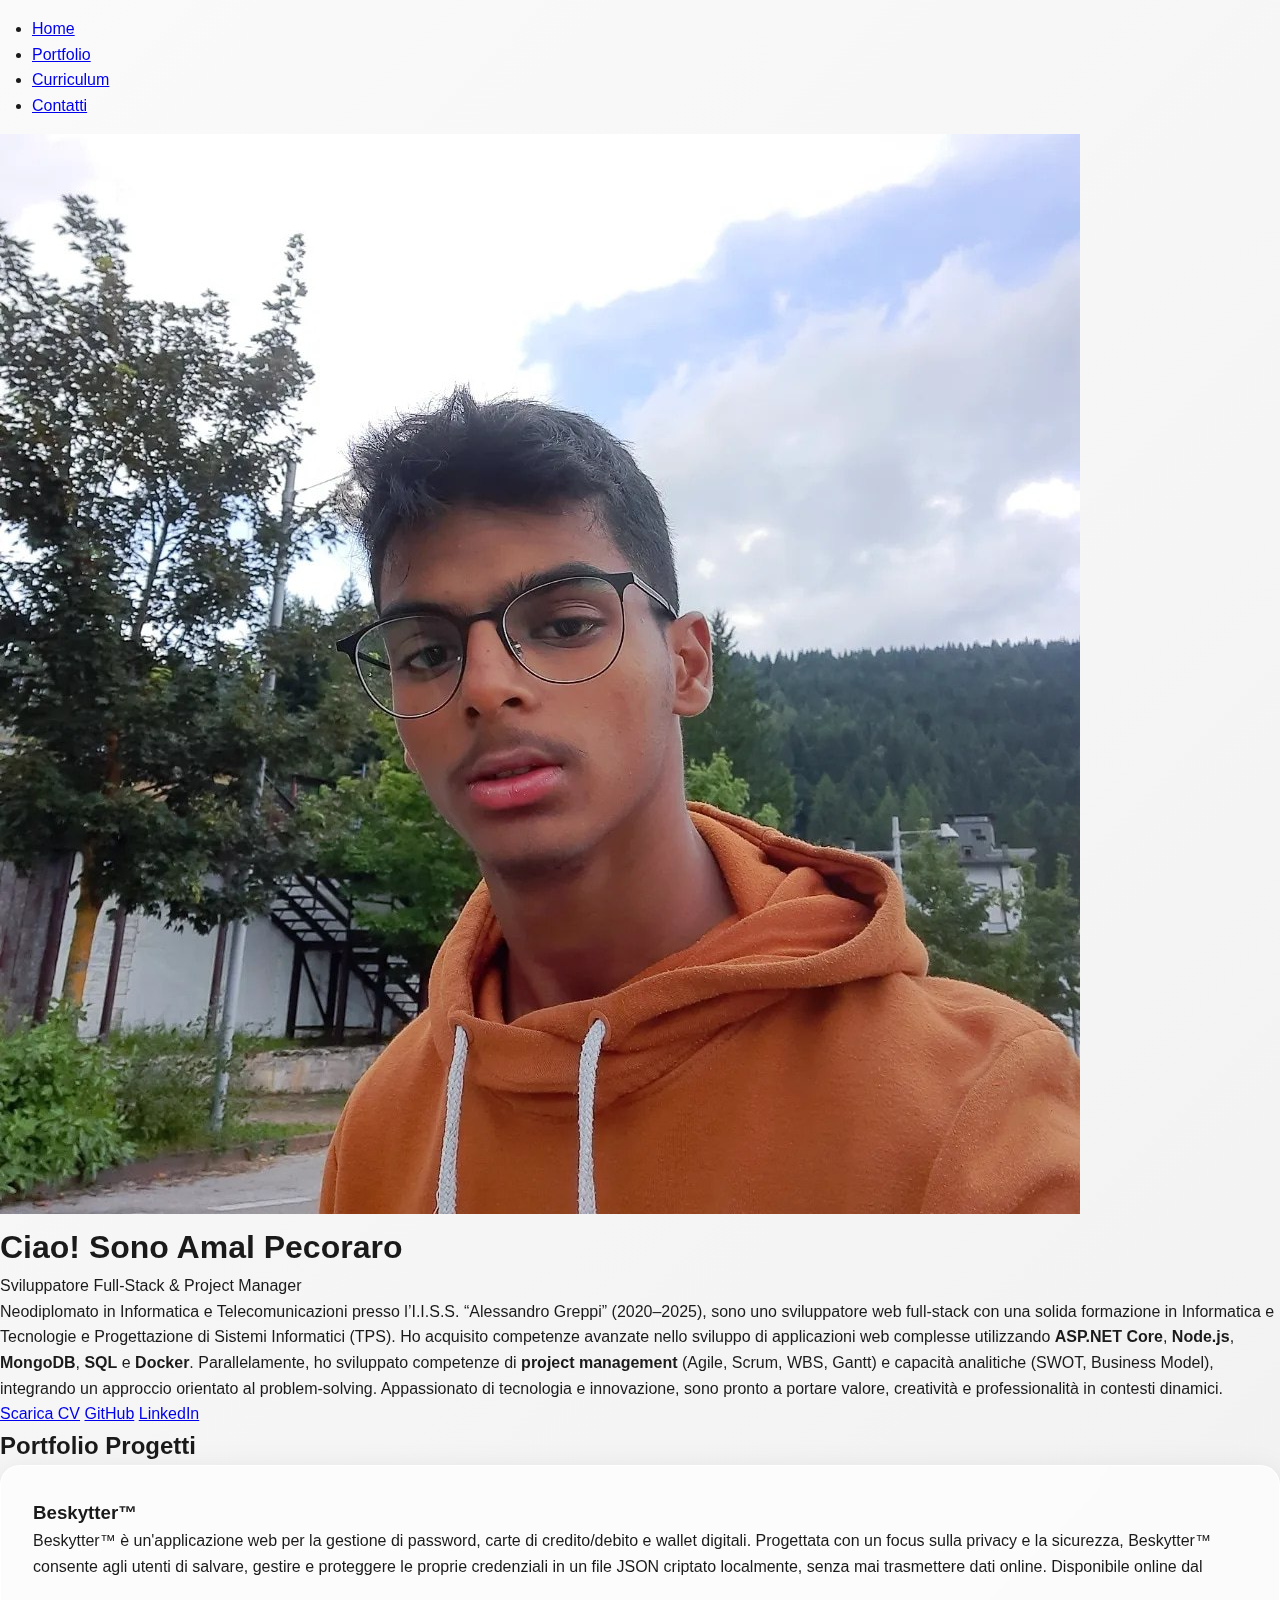
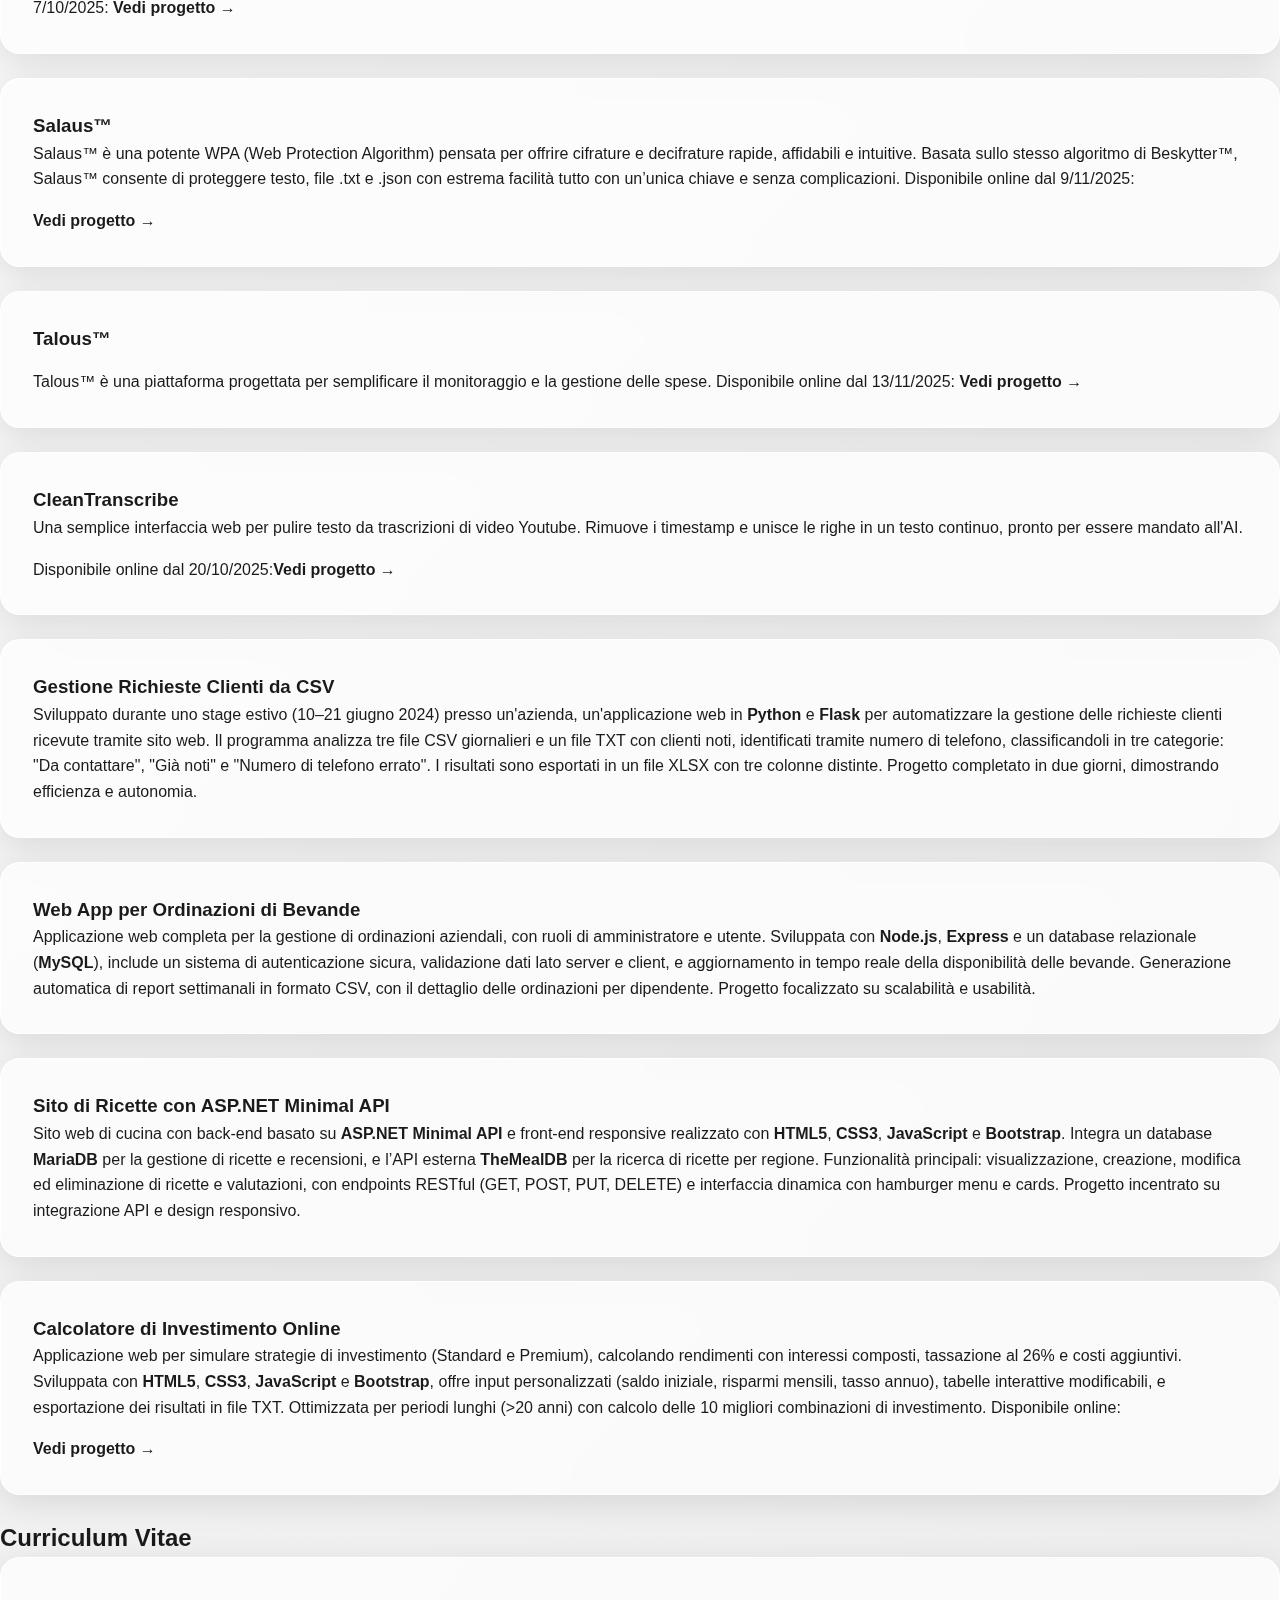
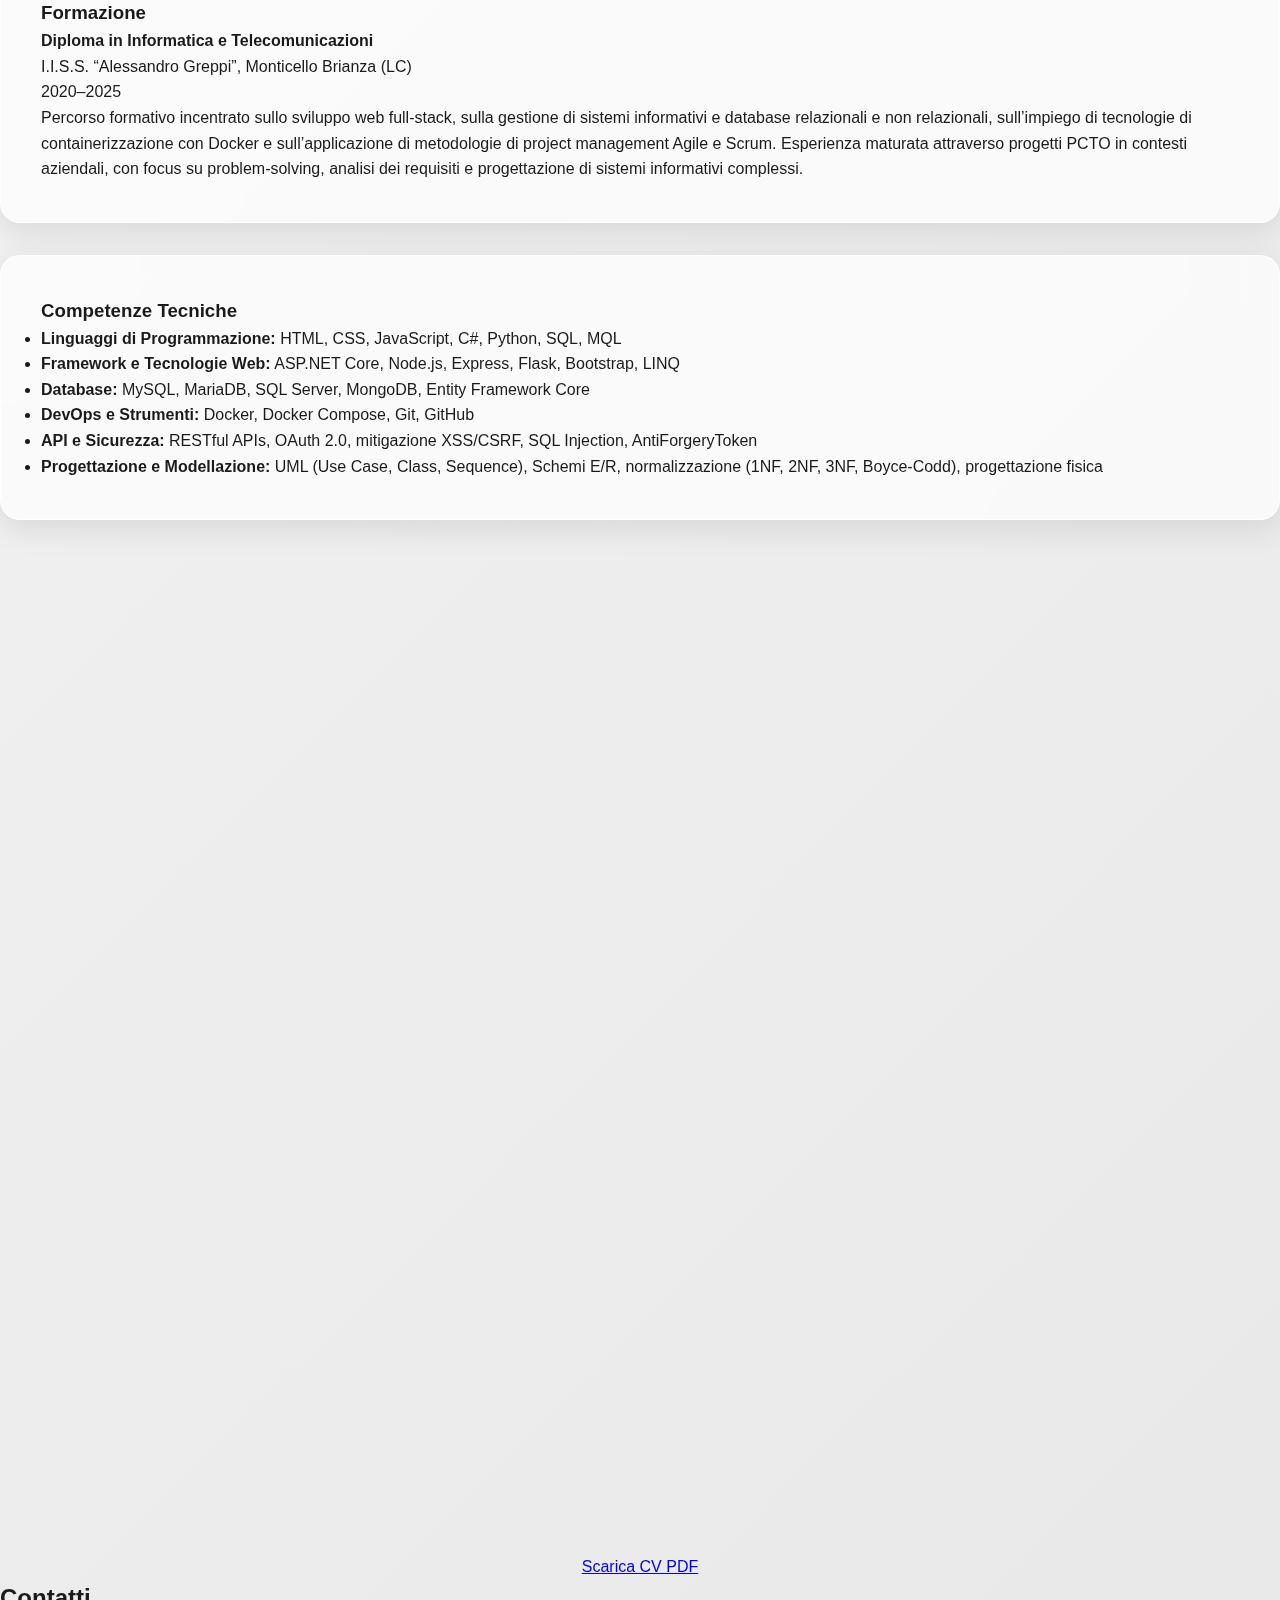
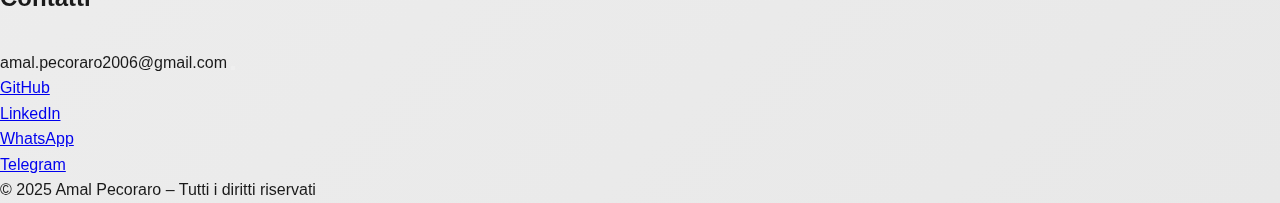
<file: index.html>
<!DOCTYPE html>
<html lang="it">
<head>
  <meta charset="UTF-8" />
  <meta name="viewport" content="width=device-width, initial-scale=1.0" />
  <title>Portfolio - Amal Pecoraro</title>
  <link rel="icon" type="image/x-icon" href="assets/favicon.ico">
  <link rel="icon" type="image/png" sizes="32x32" href="assets/favicon-32x32.png">
  <link rel="icon" type="image/png" sizes="16x16" href="assets/favicon-16x16.png">
  <link rel="apple-touch-icon" sizes="180x180" href="assets/apple-touch-icon.png">
  <link rel="stylesheet" href="https://cdnjs.cloudflare.com/ajax/libs/font-awesome/6.5.1/css/all.min.css" integrity="sha512-DTOQO9RWCH3ppGqcWaEA1BIZOC6xxalwEsw9c2QQeAIftl+Vegovlnee1c9QX4TctnWMn13TZye+giMm8e2LwA==" crossorigin="anonymous" referrerpolicy="no-referrer" />
  <link rel="stylesheet" href="css/style.css">
</head>
<body>
  <div class="scroll-indicator"></div>
  
  <header>
    <nav class="nav-container">
      <ul>
        <li><a href="#home" class="active">Home</a></li>
        <li><a href="#portfolio">Portfolio</a></li>
        <li><a href="#curriculum">Curriculum</a></li>
        <li><a href="#contatti">Contatti</a></li>
      </ul>
    </nav>
  </header>

  <main>
    <section id="home" class="hero">
      <div class="container">
        <div class="hero-content fade-in">
          <img src="assets/foto.jpg" alt="Foto di Amal Pecoraro" class="profile-pic" />
          <h1>Ciao! Sono Amal Pecoraro</h1>
          <p class="subtitle">Sviluppatore Full-Stack & Project Manager</p>
          <p class="description">
            Neodiplomato in Informatica e Telecomunicazioni presso l’I.I.S.S. “Alessandro Greppi” (2020–2025), 
            sono uno sviluppatore web full-stack con una solida formazione in Informatica e Tecnologie e Progettazione di Sistemi Informatici (TPS). Ho acquisito competenze avanzate nello sviluppo di applicazioni web complesse utilizzando <strong>ASP.NET Core</strong>, <strong>Node.js</strong>, <strong>MongoDB</strong>, <strong>SQL</strong> e <strong>Docker</strong>. Parallelamente, ho sviluppato competenze di <strong>project management</strong> (Agile, Scrum, WBS, Gantt) e capacità analitiche (SWOT, Business Model), integrando un approccio orientato al problem-solving. Appassionato di tecnologia e innovazione, sono pronto a portare valore, creatività e professionalità in contesti dinamici.
          </p>
          <div class="buttons">
            <a href="assets/cv.pdf" download target="_blank" class="btn btn-primary">Scarica CV</a>
            <a href="https://github.com/PecoraroAmal" target="_blank" class="btn btn-secondary">GitHub</a>
            <a href="https://linkedin.com/in/amal-pecoraro-a530a02b6/" target="_blank" class="btn btn-secondary">LinkedIn</a>
          </div>
        </div>
      </div>
    </section>

    <section id="portfolio" class="content-section">
      <div class="container">
        <h2 class="section-title">Portfolio Progetti</h2>
        <div class="projects-grid">
          <div class="project-card glass-card">
            <h3>Beskytter™</h3>
            <p>
              Beskytter™ è un'applicazione web per la gestione di password, carte di credito/debito e wallet digitali. Progettata con un focus sulla privacy e la sicurezza, Beskytter™ consente agli utenti di salvare, gestire e proteggere le proprie credenziali in un file JSON criptato localmente, senza mai trasmettere dati online. Disponibile online dal 7/10/2025: <a href="https://pecoraroamal.github.io/Beskytter/" target="_blank" class="project-link">Vedi progetto →</a>
            </p>
          </div>
          <div class="project-card glass-card">
            <h3>Salaus™</h3>
            <p> 
              Salaus™ è una potente WPA (Web Protection Algorithm) pensata per offrire cifrature e decifrature rapide, affidabili e intuitive. Basata sullo stesso algoritmo di Beskytter™, Salaus™ consente di proteggere testo, file .txt e .json con estrema facilità tutto con un’unica chiave e senza complicazioni. Disponibile online dal 9/11/2025: <a href="https://pecoraroamal.github.io/Salaus/" target="_blank" class="project-link">Vedi progetto →</a>
            </p>
          </div>
          <div class="project-card glass-card">
            <h3>Talous™</h3>
            <p>
              Talous™ è una piattaforma progettata per semplificare il monitoraggio e la gestione delle spese. Disponibile online dal 13/11/2025: <a href="https://pecoraroamal.github.io/Talous/" target="_blank" class="project-link">Vedi progetto →</a></p>
          </div>
          <div class="project-card glass-card">
            <h3>CleanTranscribe</h3>
            <p>
              Una semplice interfaccia web per pulire testo da trascrizioni di video Youtube. Rimuove i timestamp e unisce le righe in un testo continuo, pronto per essere mandato all'AI. Disponibile online dal 20/10/2025:<a href="https://pecoraroamal.github.io/CleanTranscribe/" target="_blank" class="project-link">Vedi progetto →</a></p>
          </div>
          <div class="project-card glass-card">
            <h3>Gestione Richieste Clienti da CSV</h3>
            <p>
              Sviluppato durante uno stage estivo (10–21 giugno 2024) presso un'azienda, un'applicazione web in <strong>Python</strong> e <strong>Flask</strong> per automatizzare la gestione delle richieste clienti ricevute tramite sito web. Il programma analizza tre file CSV giornalieri e un file TXT con clienti noti, identificati tramite numero di telefono, classificandoli in tre categorie: "Da contattare", "Già noti" e "Numero di telefono errato". I risultati sono esportati in un file XLSX con tre colonne distinte. Progetto completato in due giorni, dimostrando efficienza e autonomia.
            </p>
          </div>

          <div class="project-card glass-card">
            <h3>Web App per Ordinazioni di Bevande</h3>
            <p>
              Applicazione web completa per la gestione di ordinazioni aziendali, con ruoli di amministratore e utente. Sviluppata con <strong>Node.js</strong>, <strong>Express</strong> e un database relazionale (<strong>MySQL</strong>), include un sistema di autenticazione sicura, validazione dati lato server e client, e aggiornamento in tempo reale della disponibilità delle bevande. Generazione automatica di report settimanali in formato CSV, con il dettaglio delle ordinazioni per dipendente. Progetto focalizzato su scalabilità e usabilità.
            </p>
          </div>

          <div class="project-card glass-card">
            <h3>Sito di Ricette con ASP.NET Minimal API</h3>
            <p>
              Sito web di cucina con back-end basato su <strong>ASP.NET Minimal API</strong> e front-end responsive realizzato con <strong>HTML5</strong>, <strong>CSS3</strong>, <strong>JavaScript</strong> e <strong>Bootstrap</strong>. Integra un database <strong>MariaDB</strong> per la gestione di ricette e recensioni, e l’API esterna <strong>TheMealDB</strong> per la ricerca di ricette per regione. Funzionalità principali: visualizzazione, creazione, modifica ed eliminazione di ricette e valutazioni, con endpoints RESTful (GET, POST, PUT, DELETE) e interfaccia dinamica con hamburger menu e cards. Progetto incentrato su integrazione API e design responsivo.
            </p>
          </div>

          <div class="project-card glass-card">
            <h3>Calcolatore di Investimento Online</h3>
            <p>
              Applicazione web per simulare strategie di investimento (Standard e Premium), calcolando rendimenti con interessi composti, tassazione al 26% e costi aggiuntivi. Sviluppata con <strong>HTML5</strong>, <strong>CSS3</strong>, <strong>JavaScript</strong> e <strong>Bootstrap</strong>, offre input personalizzati (saldo iniziale, risparmi mensili, tasso annuo), tabelle interattive modificabili, e esportazione dei risultati in file TXT. Ottimizzata per periodi lunghi (>20 anni) con calcolo delle 10 migliori combinazioni di investimento. Disponibile online: <a href="https://pecoraroamal.github.io/calcolatore-investimento/" target="_blank" class="project-link">Vedi progetto →</a>
            </p>
          </div>
        </div>
      </div>
    </section>

    <section id="curriculum" class="content-section">
      <div class="container">
        <h2 class="section-title">Curriculum Vitae</h2>

        <div class="cv-section glass-card">
          <h3>Formazione</h3>
          <div class="cv-item">
            <p>
              <strong>Diploma in Informatica e Telecomunicazioni</strong><br>
              I.I.S.S. “Alessandro Greppi”, Monticello Brianza (LC)<br>
              2020–2025<br>
              Percorso formativo incentrato sullo sviluppo web full-stack, sulla gestione di sistemi informativi e database relazionali e non relazionali, sull’impiego di tecnologie di containerizzazione con Docker e sull’applicazione di metodologie di project management Agile e Scrum. Esperienza maturata attraverso progetti PCTO in contesti aziendali, con focus su problem-solving, analisi dei requisiti e progettazione di sistemi informativi complessi.
              </p>
          </div>
        </div>

        <div class="cv-section glass-card">
          <h3>Competenze Tecniche</h3>
          <ul class="skills-list">
            <li><strong>Linguaggi di Programmazione:</strong> HTML, CSS, JavaScript, C#, Python, SQL, MQL</li>
            <li><strong>Framework e Tecnologie Web:</strong> ASP.NET Core, Node.js, Express, Flask, Bootstrap, LINQ</li>
            <li><strong>Database:</strong> MySQL, MariaDB, SQL Server, MongoDB, Entity Framework Core</li>
            <li><strong>DevOps e Strumenti:</strong> Docker, Docker Compose, Git, GitHub</li>
            <li><strong>API e Sicurezza:</strong> RESTful APIs, OAuth 2.0, mitigazione XSS/CSRF, SQL Injection, AntiForgeryToken</li>
            <li><strong>Progettazione e Modellazione:</strong> UML (Use Case, Class, Sequence), Schemi E/R, normalizzazione (1NF, 2NF, 3NF, Boyce-Codd), progettazione fisica</li>
          </ul>
        </div>

        <div class="cv-section glass-card">
          <h3>Competenze di Project Management</h3>
          <ul class="skills-list">
            <li><strong>Metodologie:</strong> Agile, Scrum, WBS, diagrammi di Gantt</li>
            <li><strong>Gestione Progetti:</strong> Pianificazione, gestione di team, budget, scadenze e rischi</li>
            <li><strong>Analisi Aziendale:</strong> Business Model Canvas, Value Proposition, Business Plan</li>
            <li><strong>Soft Skills:</strong> Comunicazione efficace, leadership, collaborazione in team, problem-solving</li>
          </ul>
        </div>

        <div class="cv-section glass-card">
          <h3>Esperienze Professionali</h3>
          <div class="cv-item">
            <p>
              <strong>Stage Scolastico – Sviluppo Applicazione e Web App</strong><br>
              Sviluppo di due progetti principali:<br>
              <em>Gestione Richieste Clienti da CSV</em> – Creazione autonoma di un programma (<strong>Python</strong> e <strong>Flask</strong>) per la gestione delle richieste ricevute quotidianamente tramite il sito aziendale. Il programma elaborava tre file CSV generati a fine giornata e un file TXT contenente i numeri di telefono dei clienti già noti. Il sistema suddivideva automaticamente le richieste in tre categorie: “Da contattare”, “Già noti” e “Numero di telefono errato”. I risultati venivano esportati in un file XLSX con tre colonne dedicate. Progetto completato in due giorni.
              <br><br>
              <em>Web App per Ordinazioni di Bevande</em> – Realizzazione di una web app completa per la gestione delle ordinazioni di bevande aziendali, con ruoli di amministratore e utente. Ogni bevanda era associata a una disponibilità aggiornata in tempo reale grazie a un database relazionale. A fine settimana, la web app generava un report che indicava, per ciascun dipendente, il numero di bevande ordinate durante la settimana.
            </p>
          </div>
          <div class="cv-item">
            <p>
              <strong>Project Manager – Progetto Scolastico Simulazione Aziendale</strong><br>
              I.I.S.S. “Alessandro Greppi”, Monticello Brianza (LC) (gennaio–maggio 2025)<br>
              Coordinatore di un progetto scolastico simulato, gestendo tre team incaricati di sviluppare soluzioni per scenari aziendali: ristrutturazione di una casa, creazione di un’autoconcessionaria e progettazione di un albergo. Applicazione di metodologie <strong>Agile</strong> e <strong>Scrum</strong>, con utilizzo di strumenti come <strong>WBS</strong> e diagrammi di <strong>Gantt</strong> per pianificare e monitorare le attività.
            </p>
          </div>
        </div>


        <div class="cv-section glass-card">
          <h3>Competenze Linguistiche</h3>
          <ul class="skills-list">
            <li><strong>Italiano:</strong> Madrelingua</li>
            <li><strong>Inglese:</strong> B2</li>
          </ul>
        </div>
        <div style="margin-top: 2rem; display: flex; justify-content: center;">
          <a href="assets/cv.pdf" class="btn btn-primary" download target="_blank">Scarica CV PDF</a>
        </div>
      </div>
    </section>

    <section id="contatti" class="content-section">
      <div class="container">
        <h2 class="section-title">Contatti</h2>
        <p style="text-align: center; color: var(--text-secondary); margin-bottom: 2rem;">
        </p>
        <ul class="contact-links">
          <li>
            <span id="email" class="copyable-email">amal.pecoraro2006@gmail.com</span>
            <button onclick="copyEmail()" class="copy-btn" title="Copia email">
              <i class="fas fa-copy"></i>
            </button>
          </li>
          <li>
            <a href="https://github.com/PecoraroAmal" target="_blank">
              <i class="fab fa-github"></i> GitHub
            </a>
          </li>
          <li>
            <a href="https://linkedin.com/in/amal-pecoraro-a530a02b6/" target="_blank">
              <i class="fab fa-linkedin"></i> LinkedIn
            </a>
          </li>
          <li>
            <a href="https://wa.me/393388331534" target="_blank">
              <i class="fab fa-whatsapp"></i> WhatsApp
            </a>
          </li>
          <li>
            <a href="https://t.me/pecoraroamal" target="_blank">
              <i class="fab fa-telegram"></i> Telegram
            </a>
          </li>
        </ul>
      </div>
    </section>
  </main>

  <footer class="glass">
    <div class="container">
      <p>© 2025 Amal Pecoraro – Tutti i diritti riservati</p>
    </div>
  </footer>
  <script src="js/script.js"></script>
</body>
</html>
</file>
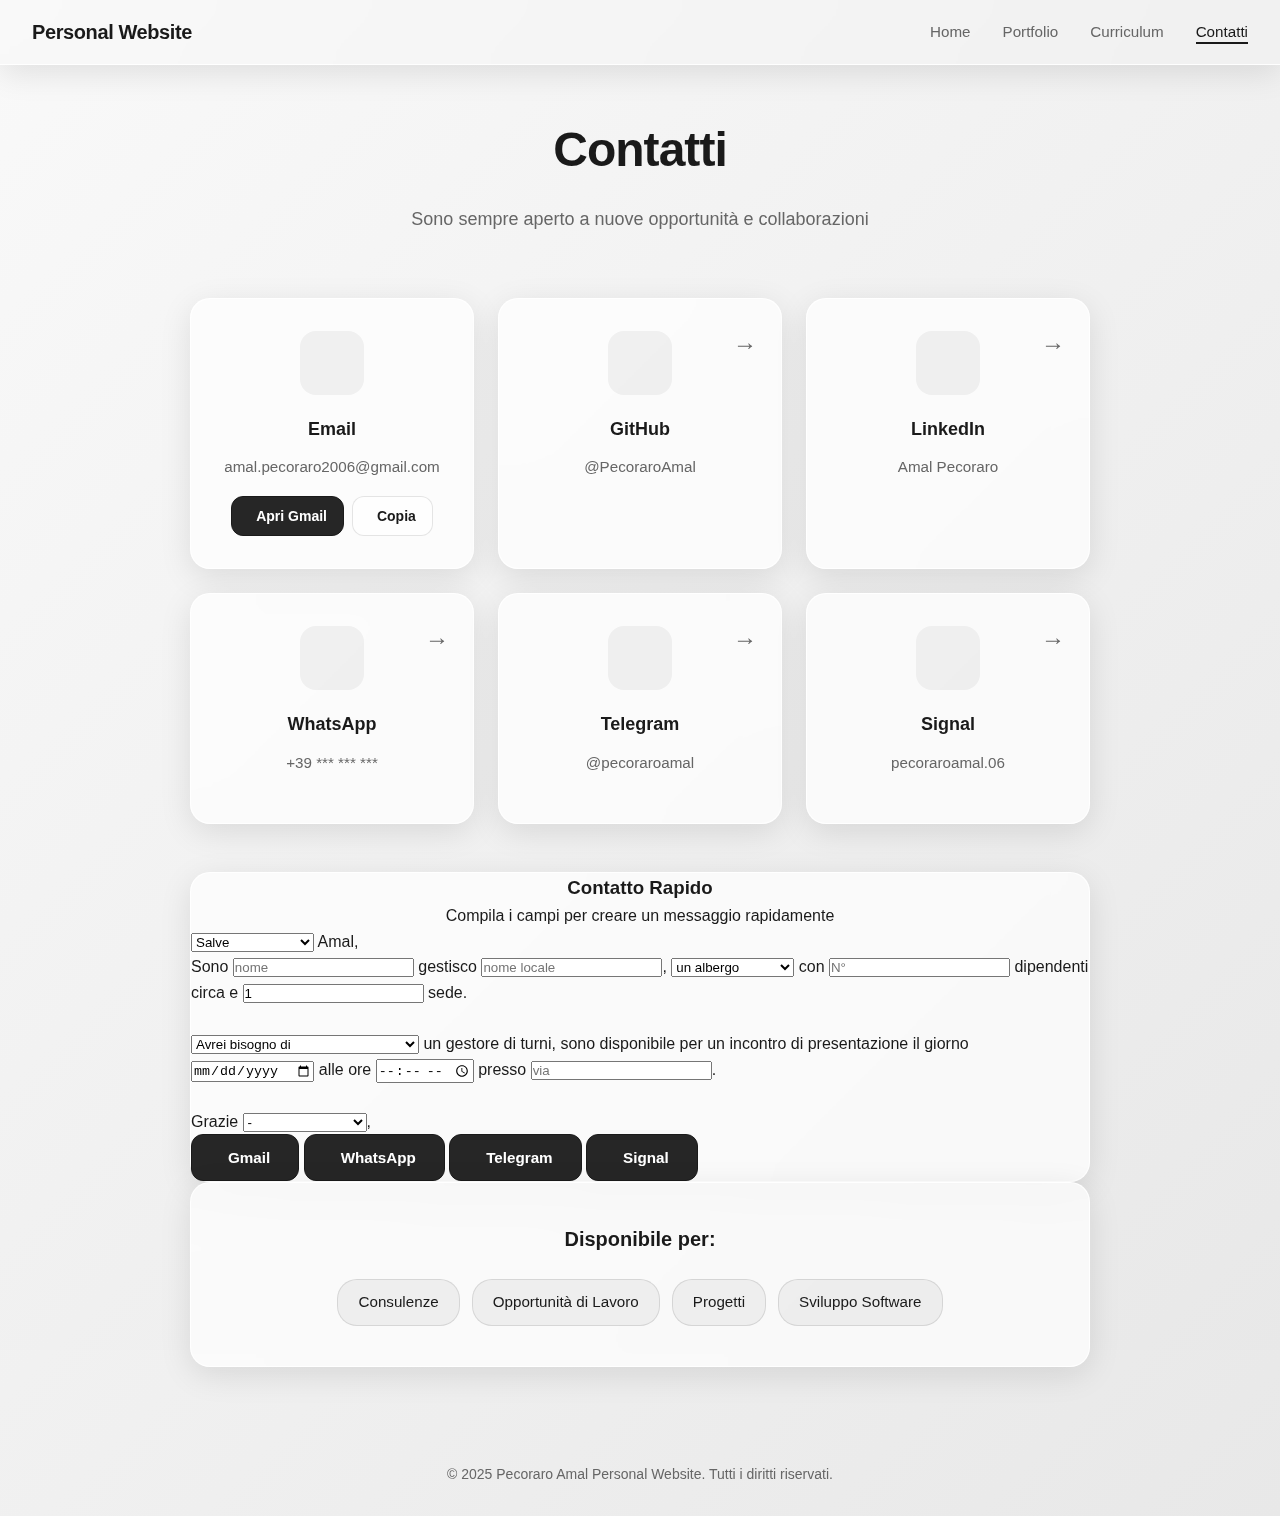
<file: contatti.html>
<!DOCTYPE html>
<html lang="it">
<head>
    <meta charset="UTF-8">
    <meta name="viewport" content="width=device-width, initial-scale=1.0">
    <meta name="description" content="Contattami per collaborazioni e progetti">
    <title>Contatti | Portfolio</title>
    <link rel="stylesheet" href="https://cdnjs.cloudflare.com/ajax/libs/font-awesome/6.5.1/css/all.min.css" integrity="sha512-DTOQO9RWCH3ppGqcWaEA1BIZOC6xxalwEsw9c2QQeAIftl+Vegovlnee1c9QX4TctnWMn13TZye+giMm8e2LwA==" crossorigin="anonymous" referrerpolicy="no-referrer" />
    <link rel="stylesheet" href="css/style.css">
    <link rel="icon" type="image/png" href="assets/favicon-96x96.png" sizes="96x96" />
    <link rel="icon" type="image/svg+xml" href="assets/favicon.svg" />
    <link rel="shortcut icon" href="assets/favicon.ico" />
    <link rel="apple-touch-icon" sizes="180x180" href="assets/apple-touch-icon.png" />
    <meta name="apple-mobile-web-app-title" content="Pecoraro Amal" />
    <link rel="manifest" href="assets/site.webmanifest" />
</head>
<body>
    <div class="grain"></div>
    
    <nav class="nav-glass">
        <div class="nav-container">
            <a href="index.html" class="nav-logo">Personal Website</a>
            <ul class="nav-links">
                <li><a href="index.html">Home</a></li>
                <li><a href="portfolio.html">Portfolio</a></li>
                <li><a href="curriculum.html">Curriculum</a></li>
                <li><a href="contatti.html" class="active">Contatti</a></li>
            </ul>
        </div>
    </nav>

    <main class="page-main">
        <div class="page-container contact-page">
            <h1 class="page-title">Contatti</h1>
            <p class="page-subtitle">Sono sempre aperto a nuove opportunità e collaborazioni</p>

            <div class="contact-grid">
                <div class="contact-card glass-card">
                    <div class="contact-icon">
                        <i class="fas fa-envelope fa-2x"></i>
                    </div>
                    <h3>Email</h3>
                    <p class="contact-value" id="email">amal.pecoraro2006@gmail.com</p>
                    <div style="display: flex; gap: 0.5rem; justify-content: center; flex-wrap: wrap;">
                        <a href="https://mail.google.com/mail/?view=cm&fs=1&to=amal.pecoraro2006@gmail.com" target="_blank" class="btn-glass btn-small">
                            <i class="fas fa-envelope"></i>
                            <span>Apri Gmail</span>
                        </a>
                        <button onclick="copyEmail()" class="btn-glass btn-small btn-secondary">
                            <i class="fas fa-copy"></i>
                            <span>Copia</span>
                        </button>
                    </div>
                </div>

                <a href="https://github.com/PecoraroAmal" target="_blank" class="contact-card glass-card contact-link">
                    <div class="contact-icon">
                        <i class="fab fa-github fa-2x"></i>
                    </div>
                    <h3>GitHub</h3>
                    <p class="contact-value">@PecoraroAmal</p>
                    <span class="contact-arrow">→</span>
                </a>

                <a href="https://linkedin.com/in/amal-pecoraro-a530a02b6/" target="_blank" class="contact-card glass-card contact-link">
                    <div class="contact-icon">
                        <i class="fa-brands fa-linkedin-in fa-2x"></i>
                    </div>
                    <h3>LinkedIn</h3>
                    <p class="contact-value">Amal Pecoraro</p>
                    <span class="contact-arrow">→</span>
                </a>

                <a href="https://wa.me/393388331534" target="_blank" class="contact-card glass-card contact-link">
                    <div class="contact-icon">
                        <i class="fab fa-whatsapp fa-2x"></i>
                    </div>
                    <h3>WhatsApp</h3>
                    <p class="contact-value">+39 *** *** ***</p>
                    <span class="contact-arrow">→</span>
                </a>

                <a href="https://t.me/pecoraroamal" target="_blank" class="contact-card glass-card contact-link">
                    <div class="contact-icon">
                        <i class="fab fa-telegram fa-2x"></i>
                    </div>
                    <h3>Telegram</h3>
                    <p class="contact-value">@pecoraroamal</p>
                    <span class="contact-arrow">→</span>
                </a>

                <a href="https://signal.me/#eu/841eOrzUONhq0faytC1W6BJ4StL-Avmp3c-kBQzHZBSWZ_jyrb9O6pRZ7hbhBwTn" target="_blank" class="contact-card glass-card contact-link">
                    <div class="contact-icon">
                        <i class="fa-brands fa-signal-messenger fa-2x"></i>
                    </div>
                    <h3>Signal</h3>
                    <p class="contact-value">pecoraroamal.06</p>
                    <span class="contact-arrow">→</span>
                </a>
            </div>

            <div class="quick-contact-section glass-card">
                <h3 class="text-center">Contatto Rapido</h3>
                <p class="quick-contact-subtitle text-center">Compila i campi per creare un messaggio rapidamente</p>
                
                <div class="inline-message-form">
                    <select id="saluto" class="inline-select">
                        <option>Salve</option>
                        <option>Ciao</option>
                        <option>Buongiorno</option>
                        <option>Buon pomeriggio</option>
                        <option>Buona sera</option>
                    </select>
                    Amal,<br>
                    Sono
                    <input type="text" id="nome" class="inline-input" placeholder="nome">
                    gestisco
                    <input type="text" id="nomeLocale" class="inline-input" placeholder="nome locale">,
                    <select id="tipoLocale" class="inline-select">
                        <option>un albergo</option>
                        <option>un bar</option>
                        <option>una caffetteria</option>
                        <option>un fastfood</option>
                        <option>una gelateria</option>
                        <option>un magazzino</option>
                        <option>un pub</option>
                        <option>una discoteca</option>
                        <option>un negozio</option>
                        <option>un ristorante</option>
                        <option>un supermercato</option>
                        <option>-</option>
                    </select>
                    con
                    <input type="number" id="numeroDipendenti" class="inline-input inline-number" placeholder="N°" min="1">
                    dipendenti circa e
                    <input type="number" id="numeroSedi" class="inline-input inline-number" placeholder="N°" value="1" min="1">
                    <span id="sediText">sede</span>.<br><br>

                    <select id="fraseBisogno" class="inline-select">
                        <option>Avrei bisogno di</option>
                        <option>Sarei interessato a</option>
                        <option>Sto valutando l'implementazione di</option>
                        <option>Vorrei informazioni su</option>
                        <option>Necessito di</option>
                    </select>
                    un gestore di turni, sono disponibile per un incontro di presentazione il giorno
                    <input type="date" id="giornoIncontro" class="inline-input inline-date">
                    alle ore
                    <input type="time" id="oraIncontro" class="inline-input inline-time">
                    presso
                    <input type="text" id="viaIncontro" class="inline-input" placeholder="via">.<br><br>
                    Grazie
                    <select id="salutoFinale" class="inline-select">
                        <option value="">-</option>
                        <option value="e Buona giornata">e Buona giornata</option>
                        <option value="e Buona serata">e Buona serata</option>
                    </select>,<br>

                    <span id="nomeFirmaDisplay"></span>
                    <script>
                        document.getElementById('nome').addEventListener('input', function() {
                            document.getElementById('nomeFirmaDisplay').textContent = this.value;
                        });
                    </script>
                </div>

                <div class="quick-contact-actions">
                    <button type="button" onclick="sendDirectViaGmail()" class="btn-glass btn-send">
                        <i class="fas fa-envelope"></i>
                        <span>Gmail</span>
                    </button>
                    <button type="button" onclick="sendDirectViaWhatsApp()" class="btn-glass btn-send">
                        <i class="fab fa-whatsapp"></i>
                        <span>WhatsApp</span>
                    </button>
                    <button type="button" onclick="sendDirectViaTelegram()" class="btn-glass btn-send">
                        <i class="fab fa-telegram"></i>
                        <span>Telegram</span>
                    </button>
                    <button type="button" onclick="sendDirectViaSignal()" class="btn-glass btn-send">
                        <i class="fa-brands fa-signal-messenger"></i>
                        <span>Signal</span>
                    </button>
                </div>
                <script>
                function sendDirectViaGmail() {
                    const message = generateInlineMessage();
                    if (!message) return;
                    const subject = 'Richiesta informazioni gestore turni';
                    window.open(`https://mail.google.com/mail/?view=cm&fs=1&to=amal.pecoraro2006@gmail.com&su=${encodeURIComponent(subject)}&body=${encodeURIComponent(message)}`, '_blank');
                }
                function sendDirectViaWhatsApp() {
                    const message = generateInlineMessage();
                    if (!message) return;
                    window.open(`https://wa.me/393388331534?text=${encodeURIComponent(message)}`, '_blank');
                }
                function sendDirectViaTelegram() {
                    const message = generateInlineMessage();
                    if (!message) return;
                    window.open(`https://t.me/pecoraroamal?text=${encodeURIComponent(message)}`, '_blank');
                }
                function sendDirectViaSignal() {
                    const message = generateInlineMessage();
                    if (!message) return;
                    window.open(`https://signal.me/#eu/841eOrzUONhq0faytC1W6BJ4StL-Avmp3c-kBQzHZBSWZ_jyrb9O6pRZ7hbhBwTn?text=${encodeURIComponent(message)}`, '_blank');
                }
                </script>
            </div>

            <div class="contact-footer glass-card">
                <h3>Disponibile per:</h3>
                <div class="availability-tags">
                    <span class="availability-tag">Consulenze</span>
                    <span class="availability-tag">Opportunità di Lavoro</span>
                    <span class="availability-tag">Progetti</span>
                    <span class="availability-tag">Sviluppo Software</span>
                </div>
            </div>
        </div>
    </main>

    <footer class="footer">
        <p>&copy; 2025 Pecoraro Amal Personal Website. Tutti i diritti riservati.</p>
    </footer>

    <script src="js/script.js"></script>
</body>
</html>
</file>
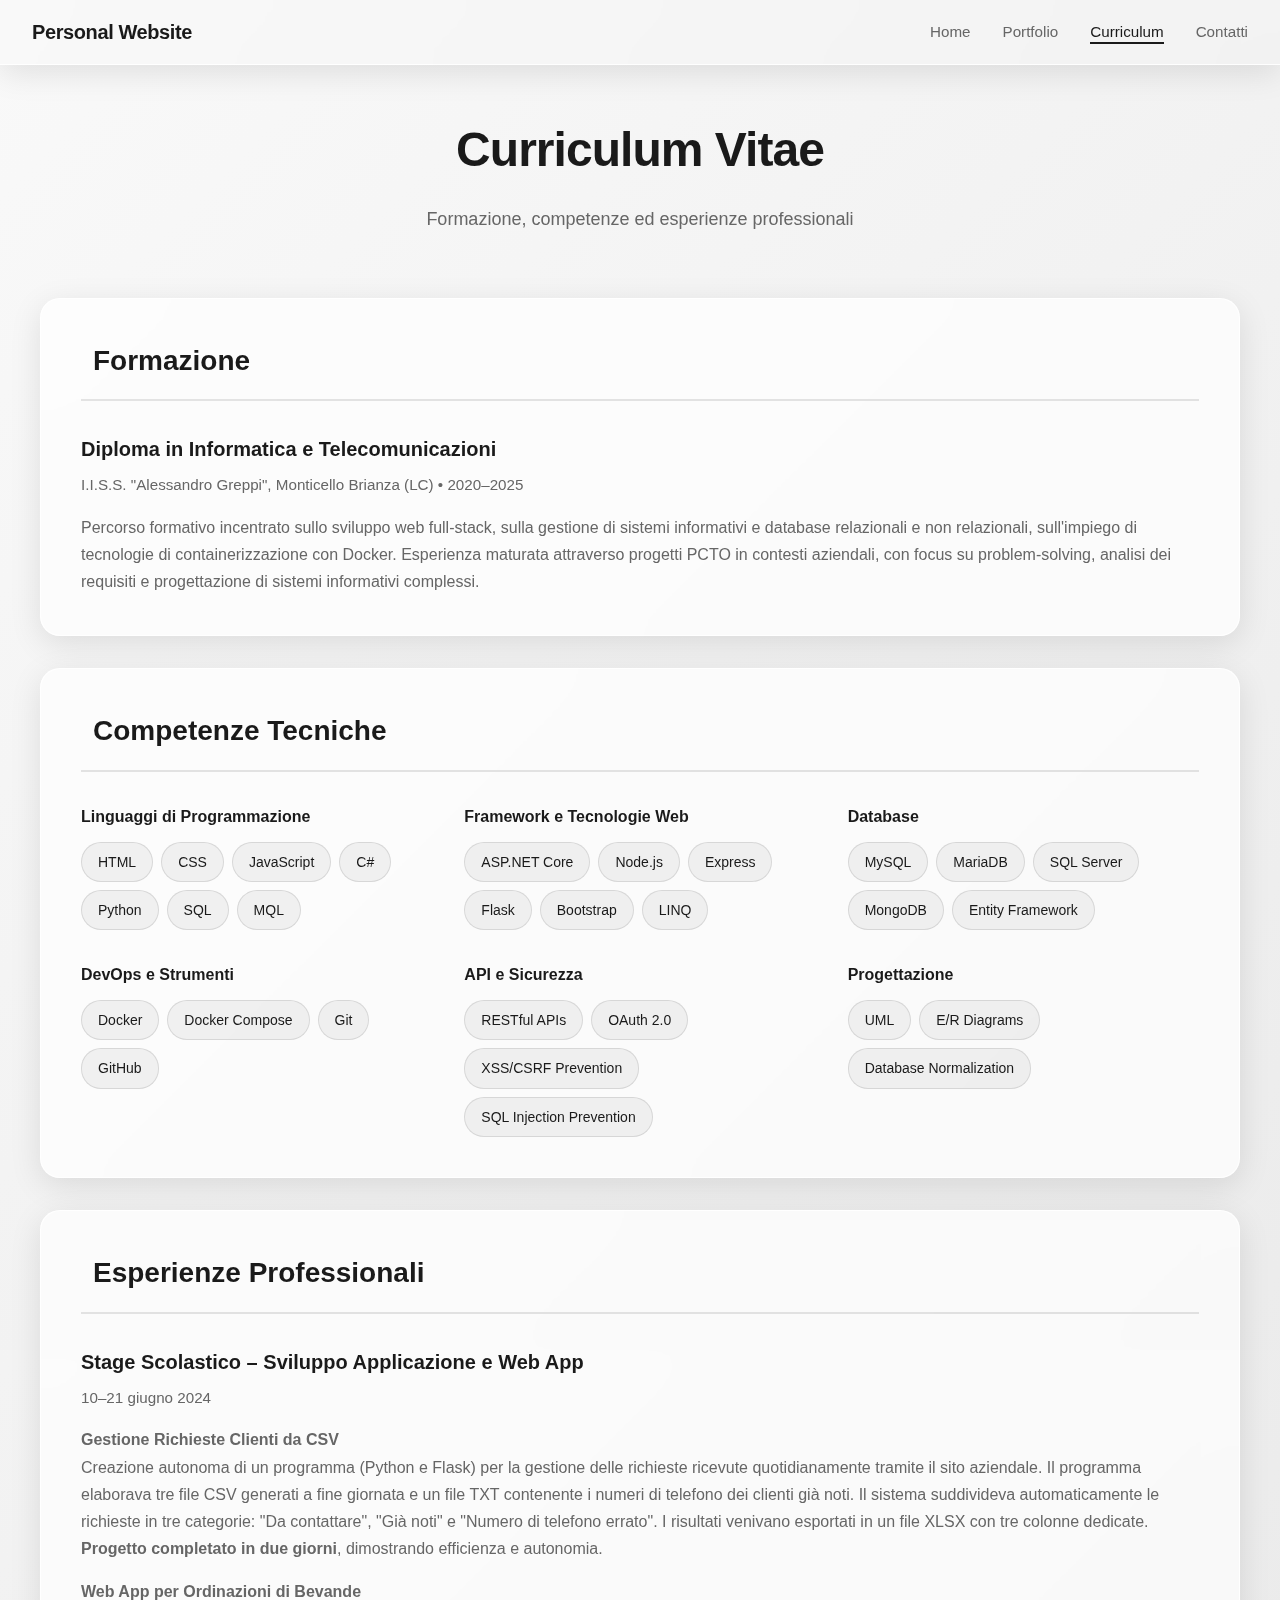
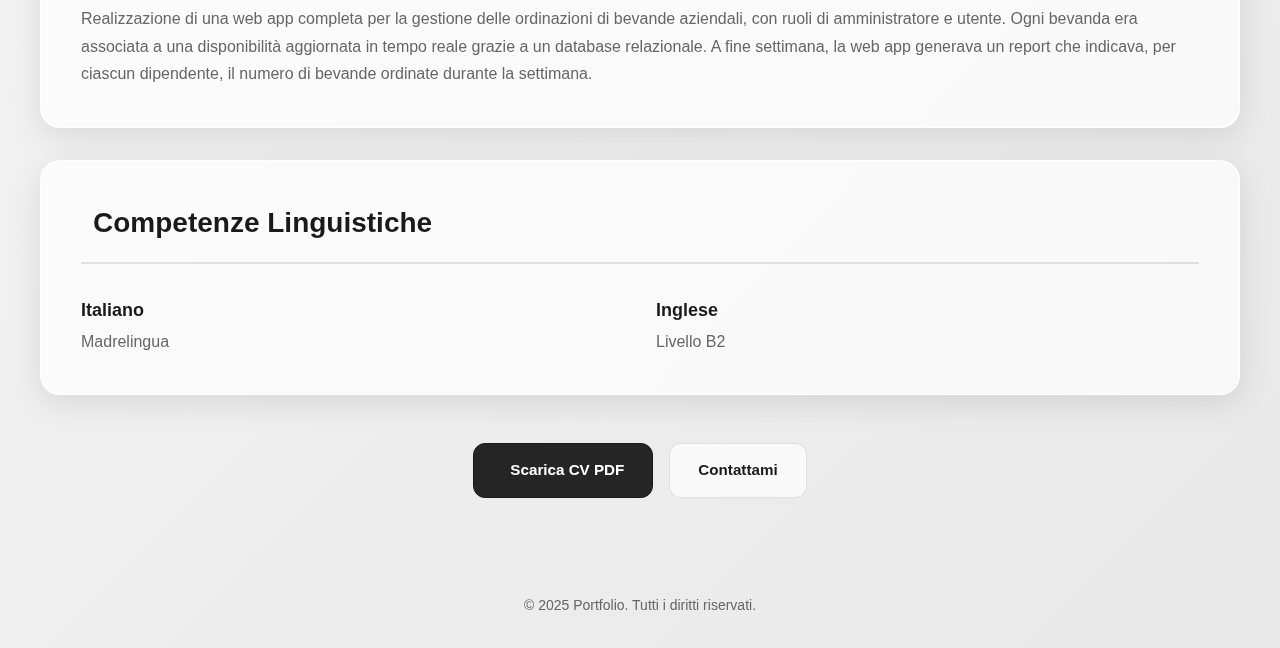
<file: curriculum.html>
<!DOCTYPE html>
<html lang="it">
<head>
    <meta charset="UTF-8">
    <meta name="viewport" content="width=device-width, initial-scale=1.0">
    <meta name="description" content="Curriculum Vitae - Formazione ed esperienze">
    <title>Curriculum | Portfolio</title>
    <link rel="stylesheet" href="https://cdnjs.cloudflare.com/ajax/libs/font-awesome/6.5.1/css/all.min.css" integrity="sha512-DTOQO9RWCH3ppGqcWaEA1BIZOC6xxalwEsw9c2QQeAIftl+Vegovlnee1c9QX4TctnWMn13TZye+giMm8e2LwA==" crossorigin="anonymous" referrerpolicy="no-referrer" />
    <link rel="stylesheet" href="css/style.css">
</head>
<body>
    <div class="grain"></div>
    
    <nav class="nav-glass">
        <div class="nav-container">
            <a href="index.html" class="nav-logo">Personal Website</a>
            <ul class="nav-links">
                <li><a href="index.html">Home</a></li>
                <li><a href="portfolio.html">Portfolio</a></li>
                <li><a href="curriculum.html" class="active">Curriculum</a></li>
                <li><a href="contatti.html">Contatti</a></li>
            </ul>
        </div>
    </nav>

    <main class="page-main">
        <div class="page-container">
            <h1 class="page-title">Curriculum Vitae</h1>
            <p class="page-subtitle">Formazione, competenze ed esperienze professionali</p>

            <div class="cv-section glass-card">
                <h2 class="cv-section-title">
                    <i class="fas fa-graduation-cap"></i>
                    Formazione
                </h2>
                <div class="cv-item">
                    <h3>Diploma in Informatica e Telecomunicazioni</h3>
                    <p class="cv-meta">I.I.S.S. "Alessandro Greppi", Monticello Brianza (LC) • 2020–2025</p>
                    <p class="cv-description">
                        Percorso formativo incentrato sullo sviluppo web full-stack, sulla gestione di sistemi informativi 
                        e database relazionali e non relazionali, sull'impiego di tecnologie di containerizzazione con Docker. 
                        Esperienza maturata attraverso progetti PCTO in contesti aziendali, con focus su problem-solving, 
                        analisi dei requisiti e progettazione di sistemi informativi complessi.
                    </p>
                </div>
            </div>

            <div class="cv-section glass-card">
                <h2 class="cv-section-title">
                    <i class="fas fa-code"></i>
                    Competenze Tecniche
                </h2>
                <div class="skills-grid">
                    <div class="skill-category">
                        <h4>Linguaggi di Programmazione</h4>
                        <div class="skill-tags">
                            <span class="skill-tag">HTML</span>
                            <span class="skill-tag">CSS</span>
                            <span class="skill-tag">JavaScript</span>
                            <span class="skill-tag">C#</span>
                            <span class="skill-tag">Python</span>
                            <span class="skill-tag">SQL</span>
                            <span class="skill-tag">MQL</span>
                        </div>
                    </div>
                    <div class="skill-category">
                        <h4>Framework e Tecnologie Web</h4>
                        <div class="skill-tags">
                            <span class="skill-tag">ASP.NET Core</span>
                            <span class="skill-tag">Node.js</span>
                            <span class="skill-tag">Express</span>
                            <span class="skill-tag">Flask</span>
                            <span class="skill-tag">Bootstrap</span>
                            <span class="skill-tag">LINQ</span>
                        </div>
                    </div>
                    <div class="skill-category">
                        <h4>Database</h4>
                        <div class="skill-tags">
                            <span class="skill-tag">MySQL</span>
                            <span class="skill-tag">MariaDB</span>
                            <span class="skill-tag">SQL Server</span>
                            <span class="skill-tag">MongoDB</span>
                            <span class="skill-tag">Entity Framework</span>
                        </div>
                    </div>
                    <div class="skill-category">
                        <h4>DevOps e Strumenti</h4>
                        <div class="skill-tags">
                            <span class="skill-tag">Docker</span>
                            <span class="skill-tag">Docker Compose</span>
                            <span class="skill-tag">Git</span>
                            <span class="skill-tag">GitHub</span>
                        </div>
                    </div>
                    <div class="skill-category">
                        <h4>API e Sicurezza</h4>
                        <div class="skill-tags">
                            <span class="skill-tag">RESTful APIs</span>
                            <span class="skill-tag">OAuth 2.0</span>
                            <span class="skill-tag">XSS/CSRF Prevention</span>
                            <span class="skill-tag">SQL Injection Prevention</span>
                        </div>
                    </div>
                    <div class="skill-category">
                        <h4>Progettazione</h4>
                        <div class="skill-tags">
                            <span class="skill-tag">UML</span>
                            <span class="skill-tag">E/R Diagrams</span>
                            <span class="skill-tag">Database Normalization</span>
                        </div>
                    </div>
                </div>
            </div>

            <div class="cv-section glass-card">
                <h2 class="cv-section-title">
                    <i class="fas fa-briefcase"></i>
                    Esperienze Professionali
                </h2>
                
                <div class="cv-item">
                    <h3>Stage Scolastico – Sviluppo Applicazione e Web App</h3>
                    <p class="cv-meta">10–21 giugno 2024</p>
                    <p class="cv-description">
                        <strong>Gestione Richieste Clienti da CSV</strong><br>
                        Creazione autonoma di un programma (Python e Flask) per la gestione delle richieste ricevute quotidianamente 
                        tramite il sito aziendale. Il programma elaborava tre file CSV generati a fine giornata e un file TXT contenente 
                        i numeri di telefono dei clienti già noti. Il sistema suddivideva automaticamente le richieste in tre categorie: 
                        "Da contattare", "Già noti" e "Numero di telefono errato". I risultati venivano esportati in un file XLSX con 
                        tre colonne dedicate. <strong>Progetto completato in due giorni</strong>, dimostrando efficienza e autonomia.
                    </p>
                    <p class="cv-description">
                        <strong>Web App per Ordinazioni di Bevande</strong><br>
                        Realizzazione di una web app completa per la gestione delle ordinazioni di bevande aziendali, con ruoli di 
                        amministratore e utente. Ogni bevanda era associata a una disponibilità aggiornata in tempo reale grazie a 
                        un database relazionale. A fine settimana, la web app generava un report che indicava, per ciascun dipendente, 
                        il numero di bevande ordinate durante la settimana.
                    </p>
                </div>
            </div>

            <div class="cv-section glass-card">
                <h2 class="cv-section-title">
                    <i class="fas fa-language"></i>
                    Competenze Linguistiche
                </h2>
                <div class="language-grid">
                    <div class="language-item">
                        <h4>Italiano</h4>
                        <p>Madrelingua</p>
                    </div>
                    <div class="language-item">
                        <h4>Inglese</h4>
                        <p>Livello B2</p>
                    </div>
                </div>
            </div>

            <div class="cv-actions">
                <a href="assets/cv.pdf" class="btn-glass" download>
                    <i class="fas fa-download"></i>
                    <span>Scarica CV PDF</span>
                </a>
                <a href="contatti.html" class="btn-glass btn-secondary">
                    <span>Contattami</span>
                </a>
            </div>
        </div>
    </main>

    <footer class="footer">
        <p>&copy; 2025 Portfolio. Tutti i diritti riservati.</p>
    </footer>

    <script src="js/script.js"></script>
</body>
</html>
</file>
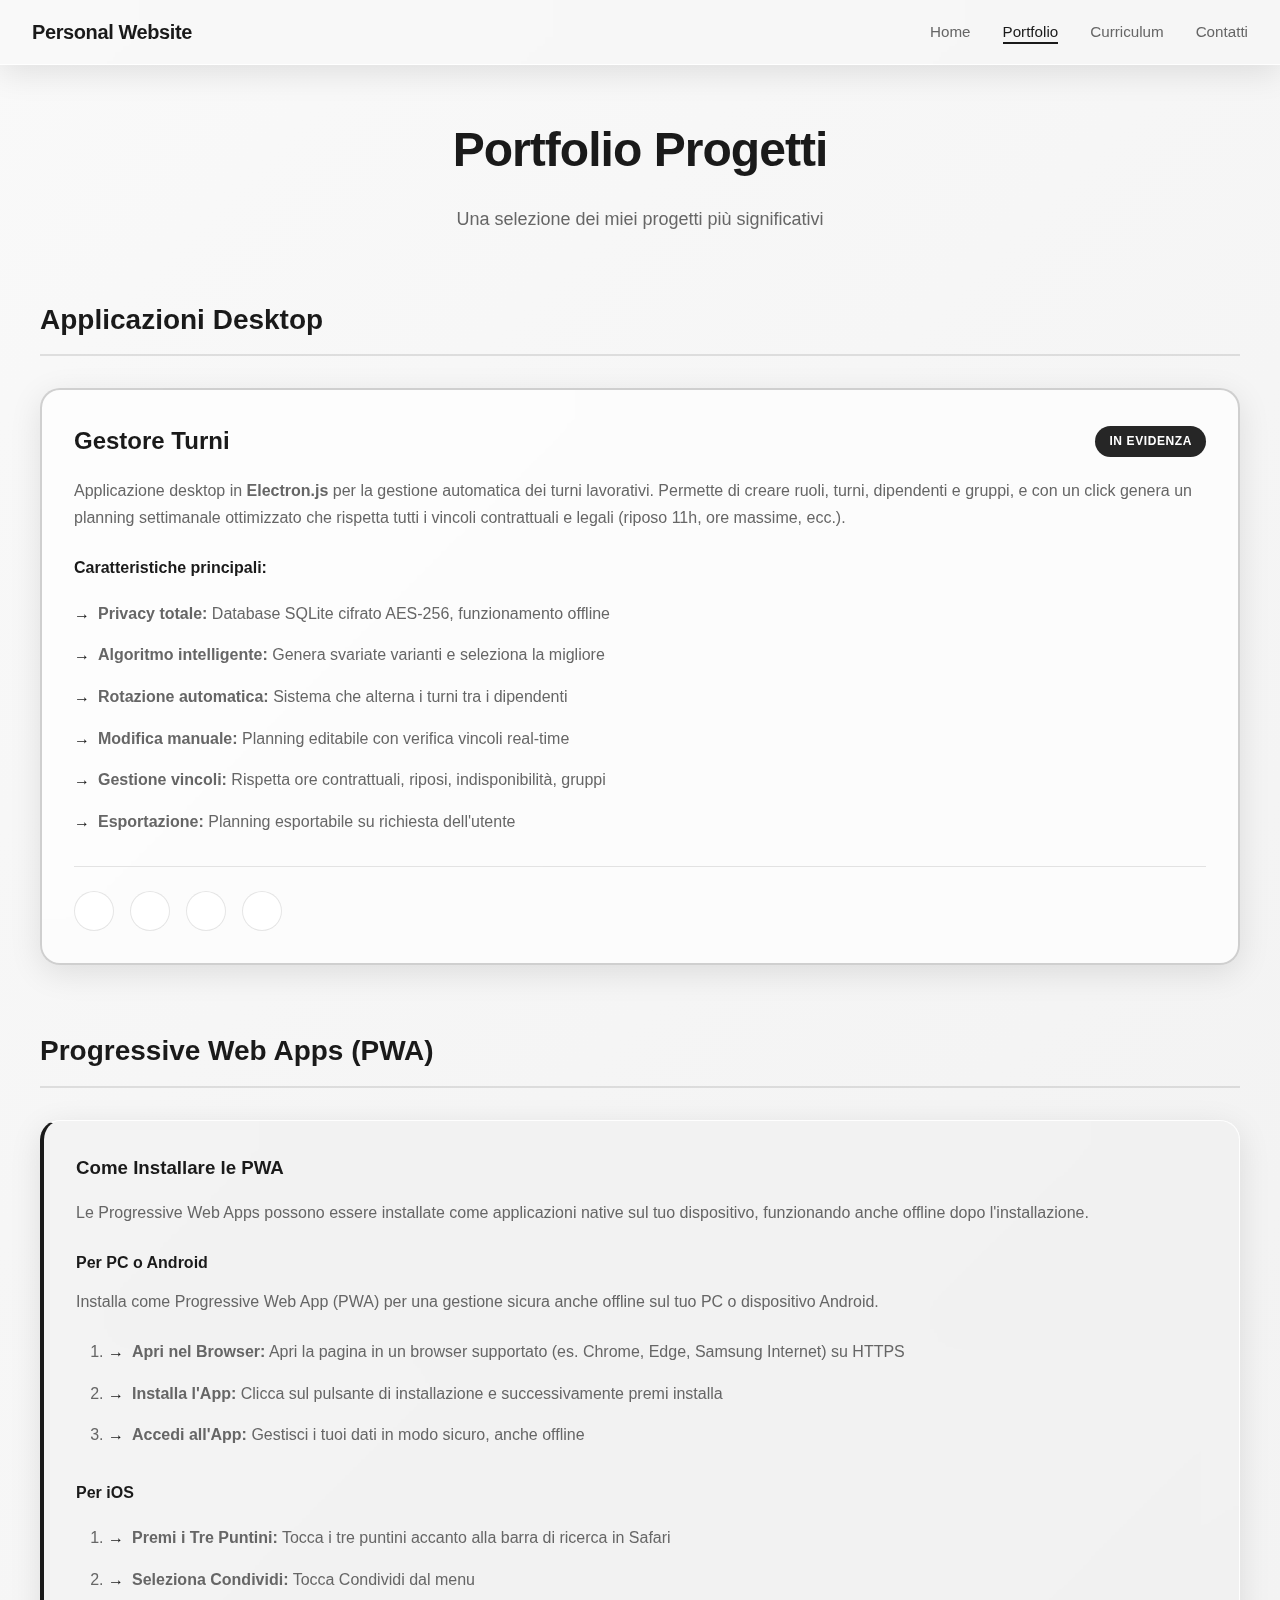
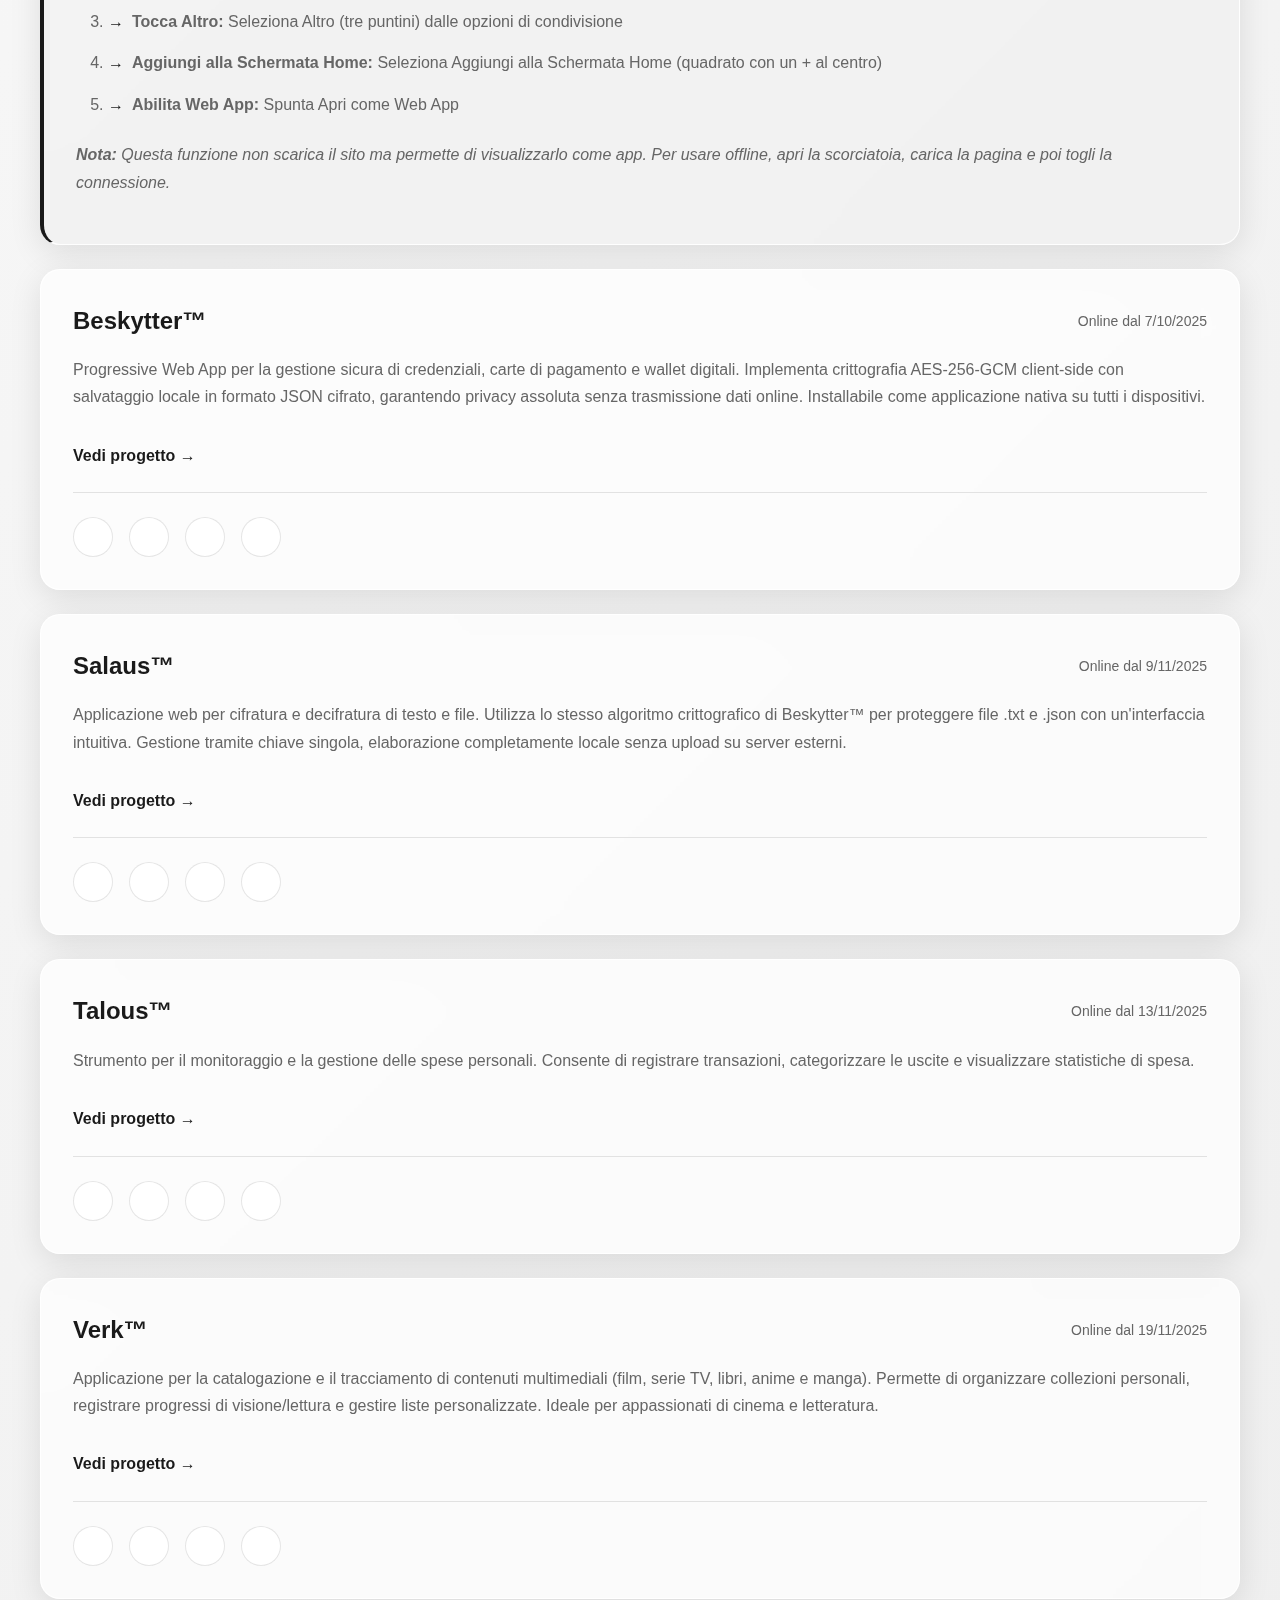
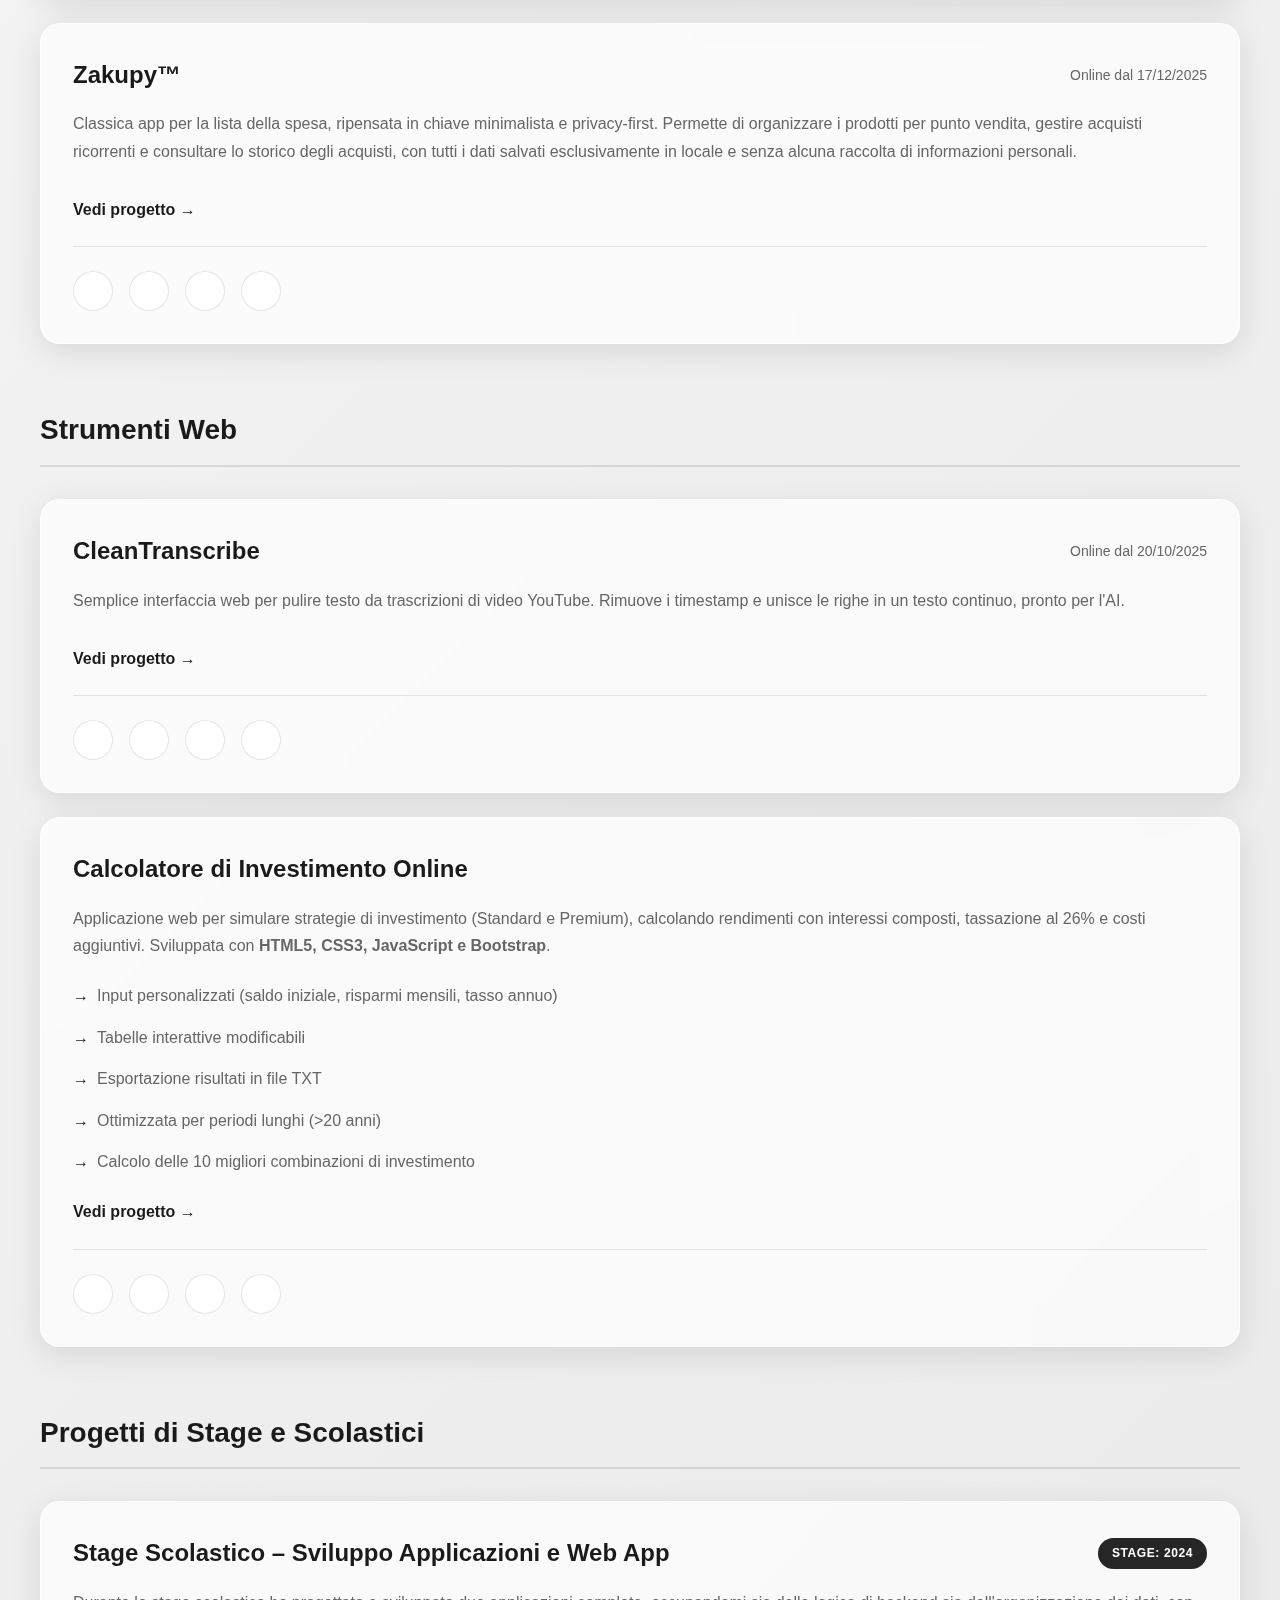
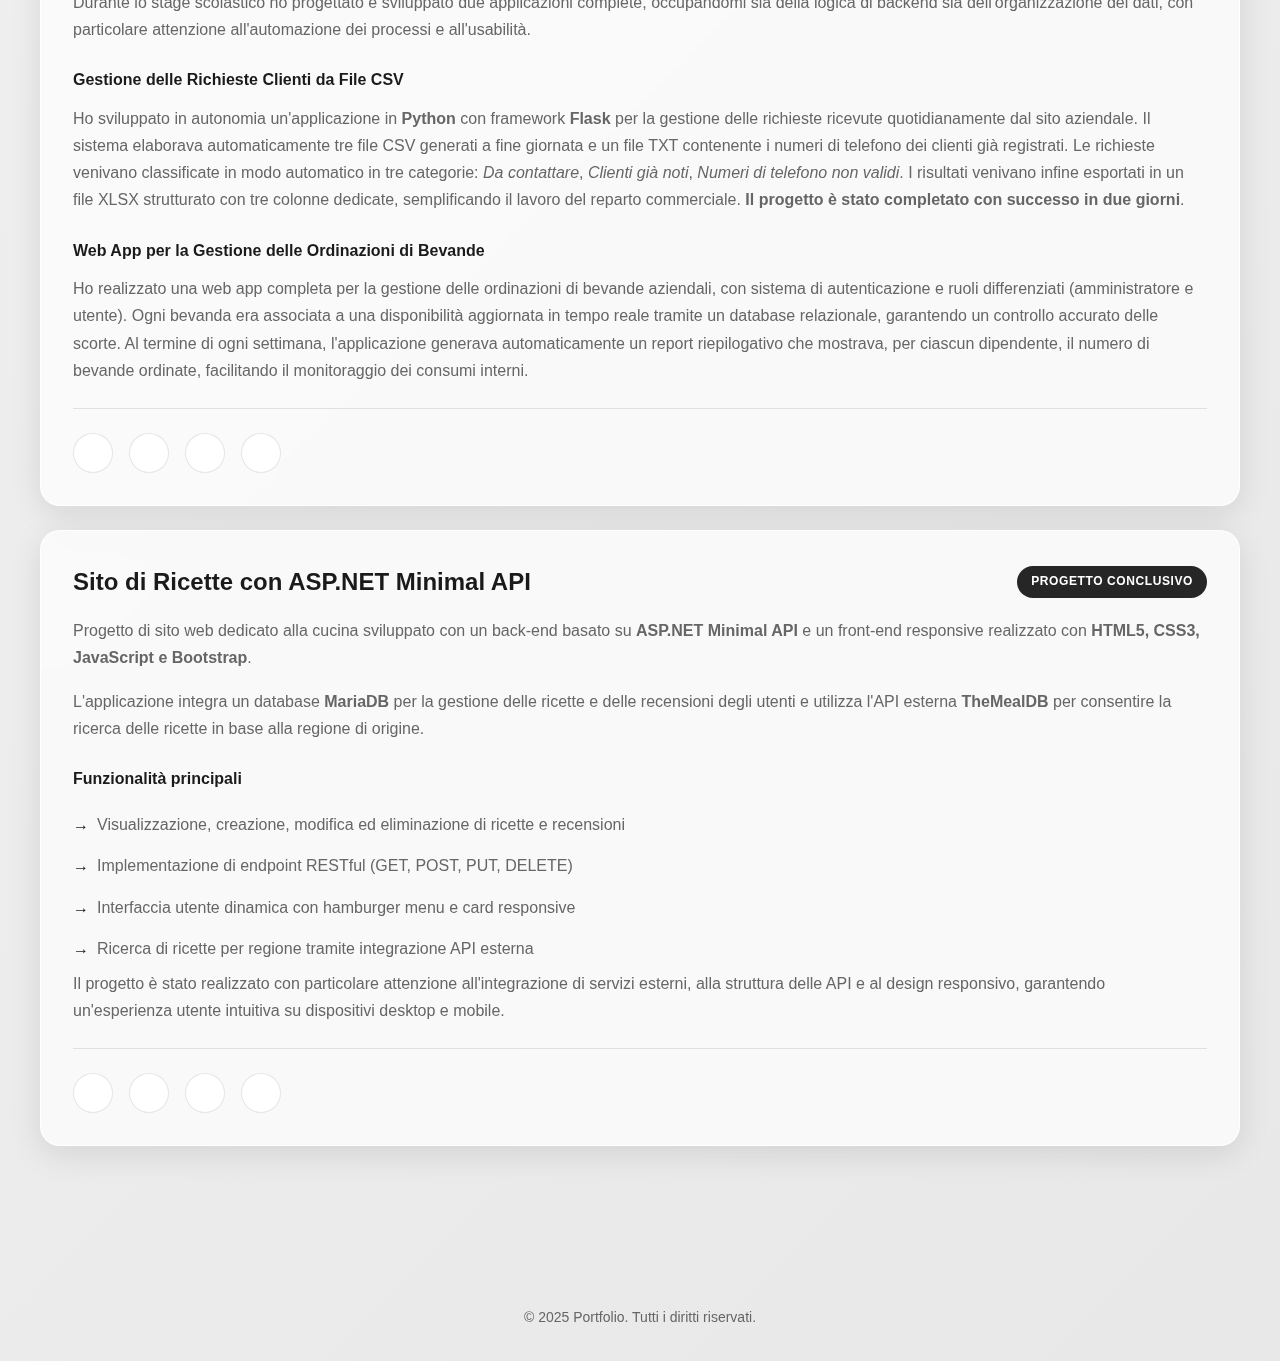
<file: portfolio.html>
<!DOCTYPE html>
<html lang="it">
<head>
    <meta charset="UTF-8">
    <meta name="viewport" content="width=device-width, initial-scale=1.0">
    <meta name="description" content="I miei progetti e realizzazioni">
    <title>Portfolio | Progetti</title>
    <link rel="stylesheet" href="https://cdnjs.cloudflare.com/ajax/libs/font-awesome/6.5.1/css/all.min.css" integrity="sha512-DTOQO9RWCH3ppGqcWaEA1BIZOC6xxalwEsw9c2QQeAIftl+Vegovlnee1c9QX4TctnWMn13TZye+giMm8e2LwA==" crossorigin="anonymous" referrerpolicy="no-referrer" />
    <link rel="stylesheet" href="css/style.css">
    <link rel="icon" type="image/png" href="assets/favicon-96x96.png" sizes="96x96" />
    <link rel="icon" type="image/svg+xml" href="assets/favicon.svg" />
    <link rel="shortcut icon" href="assets/favicon.ico" />
    <link rel="apple-touch-icon" sizes="180x180" href="assets/apple-touch-icon.png" />
    <meta name="apple-mobile-web-app-title" content="Pecoraro Amal" />
    <link rel="manifest" href="assets/site.webmanifest" />
</head>
<body>
    <div class="grain"></div>
    
    <nav class="nav-glass">
        <div class="nav-container">
            <a href="index.html" class="nav-logo">Personal Website</a>
            <ul class="nav-links">
                <li><a href="index.html">Home</a></li>
                <li><a href="portfolio.html" class="active">Portfolio</a></li>
                <li><a href="curriculum.html">Curriculum</a></li>
                <li><a href="contatti.html">Contatti</a></li>
            </ul>
        </div>
    </nav>

    <main class="page-main">
        <div class="page-container">
            <h1 class="page-title">Portfolio Progetti</h1>
            <p class="page-subtitle">Una selezione dei miei progetti più significativi</p>

            <div class="category-section">
                <h2 class="category-title">Applicazioni Desktop</h2>
                
                <div class="project-card glass-card featured">
                    <div class="project-header">
                        <h3>Gestore Turni</h3>
                        <span class="project-badge">In Evidenza</span>
                    </div>
                    <p class="project-description">
                        Applicazione desktop in <strong>Electron.js</strong> per la gestione automatica dei turni lavorativi. 
                        Permette di creare ruoli, turni, dipendenti e gruppi, e con un click genera un planning settimanale 
                        ottimizzato che rispetta tutti i vincoli contrattuali e legali (riposo 11h, ore massime, ecc.).
                    </p>
                    <div class="project-features">
                        <h4>Caratteristiche principali:</h4>
                        <ul>
                            <li><strong>Privacy totale:</strong> Database SQLite cifrato AES-256, funzionamento offline</li>
                            <li><strong>Algoritmo intelligente:</strong> Genera svariate varianti e seleziona la migliore</li>
                            <li><strong>Rotazione automatica:</strong> Sistema che alterna i turni tra i dipendenti</li>
                            <li><strong>Modifica manuale:</strong> Planning editabile con verifica vincoli real-time</li>
                            <li><strong>Gestione vincoli:</strong> Rispetta ore contrattuali, riposi, indisponibilità, gruppi</li>
                            <li><strong>Esportazione:</strong> Planning esportabile su richiesta dell'utente</li>
                        </ul>
                    </div>
                    <div class="project-contact-icons">
                        <a href="#" onclick="contactProject('Gestore Turni', 'email'); return false;" title="Contatta via Email">
                            <i class="fas fa-envelope"></i>
                        </a>
                        <a href="#" onclick="contactProject('Gestore Turni', 'whatsapp'); return false;" title="Contatta via WhatsApp">
                            <i class="fab fa-whatsapp"></i>
                        </a>
                        <a href="#" onclick="contactProject('Gestore Turni', 'telegram'); return false;" title="Contatta via Telegram">
                            <i class="fab fa-telegram"></i>
                        </a>
                        <a href="#" onclick="contactProject('Gestore Turni', 'signal'); return false;" title="Contatta via Signal">
                            <i class="fab fa-signal-messenger"></i>
                        </a>
                    </div>
                </div>
            </div>

            <div class="category-section">
                <h2 class="category-title">Progressive Web Apps (PWA)</h2>

                <div class="project-card glass-card" style="background: rgba(240, 240, 240, 0.5); border-left: 4px solid #1a1a1a;">
                    <h3 style="margin-bottom: 1rem;">Come Installare le PWA</h3>
                    <p class="project-description" style="margin-bottom: 1.5rem;">
                        Le Progressive Web Apps possono essere installate come applicazioni native sul tuo dispositivo, 
                        funzionando anche offline dopo l'installazione.
                    </p>
                    
                    <div class="project-features">
                        <h4>Per PC o Android</h4>
                        <p class="project-description">
                            Installa come Progressive Web App (PWA) per una gestione sicura anche offline sul tuo PC o dispositivo Android.
                        </p>
                        <ul style="list-style: decimal; padding-left: 2rem; margin-bottom: 1.5rem;">
                            <li><strong>Apri nel Browser:</strong> Apri la pagina in un browser supportato (es. Chrome, Edge, Samsung Internet) su HTTPS</li>
                            <li><strong>Installa l'App:</strong> Clicca sul pulsante di installazione e successivamente premi installa</li>
                            <li><strong>Accedi all'App:</strong> Gestisci i tuoi dati in modo sicuro, anche offline</li>
                        </ul>

                        <h4>Per iOS</h4>
                        <ul style="list-style: decimal; padding-left: 2rem;">
                            <li><strong>Premi i Tre Puntini:</strong> Tocca i tre puntini accanto alla barra di ricerca in Safari</li>
                            <li><strong>Seleziona Condividi:</strong> Tocca Condividi dal menu</li>
                            <li><strong>Tocca Altro:</strong> Seleziona Altro (tre puntini) dalle opzioni di condivisione</li>
                            <li><strong>Aggiungi alla Schermata Home:</strong> Seleziona Aggiungi alla Schermata Home (quadrato con un + al centro)</li>
                            <li><strong>Abilita Web App:</strong> Spunta Apri come Web App</li>
                        </ul>
                        <p class="project-description" style="margin-top: 1rem; font-style: italic; color: var(--text-secondary);">
                            <strong>Nota:</strong> Questa funzione non scarica il sito ma permette di visualizzarlo come app. 
                            Per usare offline, apri la scorciatoia, carica la pagina e poi togli la connessione.
                        </p>
                    </div>
                </div>

                <div class="project-card glass-card">
                    <div class="project-header">
                        <h3>Beskytter™</h3>
                        <span class="project-date">Online dal 7/10/2025</span>
                    </div>
                    <p class="project-description">
                        Progressive Web App per la gestione sicura di credenziali, carte di pagamento e wallet digitali. 
                        Implementa crittografia AES-256-GCM client-side con salvataggio locale in formato JSON cifrato, 
                        garantendo privacy assoluta senza trasmissione dati online. Installabile come applicazione nativa 
                        su tutti i dispositivi.
                    </p>
                    <a href="https://pecoraroamal.github.io/Beskytter/" target="_blank" class="project-link">
                        Vedi progetto →
                    </a>
                    <div class="project-contact-icons">
                        <a href="#" onclick="contactProject('Beskytter', 'email'); return false;" title="Contatta via Email">
                            <i class="fas fa-envelope"></i>
                        </a>
                        <a href="#" onclick="contactProject('Beskytter', 'whatsapp'); return false;" title="Contatta via WhatsApp">
                            <i class="fab fa-whatsapp"></i>
                        </a>
                        <a href="#" onclick="contactProject('Beskytter', 'telegram'); return false;" title="Contatta via Telegram">
                            <i class="fab fa-telegram"></i>
                        </a>
                        <a href="#" onclick="contactProject('Beskytter', 'signal'); return false;" title="Contatta via Signal">
                            <i class="fab fa-signal-messenger"></i>
                        </a>
                    </div>
                </div>

                <div class="project-card glass-card">
                    <div class="project-header">
                        <h3>Salaus™</h3>
                        <span class="project-date">Online dal 9/11/2025</span>
                    </div>
                    <p class="project-description">
                        Applicazione web per cifratura e decifratura di testo e file. Utilizza lo stesso algoritmo crittografico 
                        di Beskytter™ per proteggere file .txt e .json con un'interfaccia intuitiva. Gestione tramite chiave 
                        singola, elaborazione completamente locale senza upload su server esterni.
                    </p>
                    <a href="https://pecoraroamal.github.io/Salaus/" target="_blank" class="project-link">
                        Vedi progetto →
                    </a>
                    <div class="project-contact-icons">
                        <a href="#" onclick="contactProject('Salaus', 'email'); return false;" title="Contatta via Email">
                            <i class="fas fa-envelope"></i>
                        </a>
                        <a href="#" onclick="contactProject('Salaus', 'whatsapp'); return false;" title="Contatta via WhatsApp">
                            <i class="fab fa-whatsapp"></i>
                        </a>
                        <a href="#" onclick="contactProject('Salaus', 'telegram'); return false;" title="Contatta via Telegram">
                            <i class="fab fa-telegram"></i>
                        </a>
                        <a href="#" onclick="contactProject('Salaus', 'signal'); return false;" title="Contatta via Signal">
                            <i class="fab fa-signal-messenger"></i>
                        </a>
                    </div>
                </div>

                <div class="project-card glass-card">
                    <div class="project-header">
                        <h3>Talous™</h3>
                        <span class="project-date">Online dal 13/11/2025</span>
                    </div>
                    <p class="project-description">
                        Strumento per il monitoraggio e la gestione delle spese personali. Consente di registrare transazioni, 
                        categorizzare le uscite e visualizzare statistiche di spesa.
                    </p>
                    <a href="https://pecoraroamal.github.io/Talous/" target="_blank" class="project-link">
                        Vedi progetto →
                    </a>
                    <div class="project-contact-icons">
                        <a href="#" onclick="contactProject('Talous', 'email'); return false;" title="Contatta via Email">
                            <i class="fas fa-envelope"></i>
                        </a>
                        <a href="#" onclick="contactProject('Talous', 'whatsapp'); return false;" title="Contatta via WhatsApp">
                            <i class="fab fa-whatsapp"></i>
                        </a>
                        <a href="#" onclick="contactProject('Talous', 'telegram'); return false;" title="Contatta via Telegram">
                            <i class="fab fa-telegram"></i>
                        </a>
                        <a href="#" onclick="contactProject('Talous', 'signal'); return false;" title="Contatta via Signal">
                            <i class="fab fa-signal-messenger"></i>
                        </a>
                    </div>
                </div>

                <div class="project-card glass-card">
                    <div class="project-header">
                        <h3>Verk™</h3>
                        <span class="project-date">Online dal 19/11/2025</span>
                    </div>
                    <p class="project-description">
                        Applicazione per la catalogazione e il tracciamento di contenuti multimediali (film, serie TV, libri, anime e manga). 
                        Permette di organizzare collezioni personali, registrare progressi di visione/lettura e gestire liste 
                        personalizzate. Ideale per appassionati di cinema e letteratura.
                    </p>
                    <a href="https://pecoraroamal.github.io/Verk/" target="_blank" class="project-link">
                        Vedi progetto →
                    </a>
                    <div class="project-contact-icons">
                        <a href="#" onclick="contactProject('Verk', 'email'); return false;" title="Contatta via Email">
                            <i class="fas fa-envelope"></i>
                        </a>
                        <a href="#" onclick="contactProject('Verk', 'whatsapp'); return false;" title="Contatta via WhatsApp">
                            <i class="fab fa-whatsapp"></i>
                        </a>
                        <a href="#" onclick="contactProject('Verk', 'telegram'); return false;" title="Contatta via Telegram">
                            <i class="fab fa-telegram"></i>
                        </a>
                        <a href="#" onclick="contactProject('Verk', 'signal'); return false;" title="Contatta via Signal">
                            <i class="fab fa-signal-messenger"></i>
                        </a>
                    </div>
                </div>

                <div class="project-card glass-card">
                    <div class="project-header">
                        <h3>Zakupy™</h3>
                        <span class="project-date">Online dal 17/12/2025</span>
                    </div>
                    <p class="project-description">
                        Classica app per la lista della spesa, ripensata in chiave minimalista e privacy-first.
                        Permette di organizzare i prodotti per punto vendita, gestire acquisti ricorrenti e consultare lo storico degli acquisti, con tutti i dati salvati esclusivamente in locale e senza alcuna raccolta di informazioni personali.
                    </p>
                    <a href="https://pecoraroamal.github.io/Zakupy/" target="_blank" class="project-link">
                        Vedi progetto →
                    </a>
                    <div class="project-contact-icons">
                        <a href="#" onclick="contactProject('Zakupy', 'email'); return false;" title="Contatta via Email">
                            <i class="fas fa-envelope"></i>
                        </a>
                        <a href="#" onclick="contactProject('Zakupy', 'whatsapp'); return false;" title="Contatta via WhatsApp">
                            <i class="fab fa-whatsapp"></i>
                        </a>
                        <a href="#" onclick="contactProject('Zakupy', 'telegram'); return false;" title="Contatta via Telegram">
                            <i class="fab fa-telegram"></i>
                        </a>
                        <a href="#" onclick="contactProject('Zakupy', 'signal'); return false;" title="Contatta via Signal">
                            <i class="fab fa-signal-messenger"></i>
                        </a>
                    </div>
                </div>
            </div>

            <div class="category-section">
                <h2 class="category-title">Strumenti Web</h2>
                
                <div class="project-card glass-card">
                    <div class="project-header">
                        <h3>CleanTranscribe</h3>
                        <span class="project-date">Online dal 20/10/2025</span>
                    </div>
                    <p class="project-description">
                        Semplice interfaccia web per pulire testo da trascrizioni di video YouTube. 
                        Rimuove i timestamp e unisce le righe in un testo continuo, pronto per l'AI.
                    </p>
                    <a href="https://pecoraroamal.github.io/CleanTranscribe/" target="_blank" class="project-link">
                        Vedi progetto →
                    </a>
                    <div class="project-contact-icons">
                        <a href="#" onclick="contactProject('CleanTranscribe', 'email'); return false;" title="Contatta via Email">
                            <i class="fas fa-envelope"></i>
                        </a>
                        <a href="#" onclick="contactProject('CleanTranscribe', 'whatsapp'); return false;" title="Contatta via WhatsApp">
                            <i class="fab fa-whatsapp"></i>
                        </a>
                        <a href="#" onclick="contactProject('CleanTranscribe', 'telegram'); return false;" title="Contatta via Telegram">
                            <i class="fab fa-telegram"></i>
                        </a>
                        <a href="#" onclick="contactProject('CleanTranscribe', 'signal'); return false;" title="Contatta via Signal">
                            <i class="fab fa-signal-messenger"></i>
                        </a>
                    </div>
                </div>

                <div class="project-card glass-card">
                    <div class="project-header">
                        <h3>Calcolatore di Investimento Online</h3>
                    </div>
                    <p class="project-description">
                        Applicazione web per simulare strategie di investimento (Standard e Premium), 
                        calcolando rendimenti con interessi composti, tassazione al 26% e costi aggiuntivi. 
                        Sviluppata con <strong>HTML5, CSS3, JavaScript e Bootstrap</strong>.
                    </p>
                    <div class="project-features">
                        <ul>
                            <li>Input personalizzati (saldo iniziale, risparmi mensili, tasso annuo)</li>
                            <li>Tabelle interattive modificabili</li>
                            <li>Esportazione risultati in file TXT</li>
                            <li>Ottimizzata per periodi lunghi (&gt;20 anni)</li>
                            <li>Calcolo delle 10 migliori combinazioni di investimento</li>
                        </ul>
                    </div>
                    <a href="https://pecoraroamal.github.io/calcolatore-investimento/" target="_blank" class="project-link">
                        Vedi progetto →
                    </a>
                    <div class="project-contact-icons">
                        <a href="#" onclick="contactProject('Calcolatore di Investimento', 'email'); return false;" title="Contatta via Email">
                            <i class="fas fa-envelope"></i>
                        </a>
                        <a href="#" onclick="contactProject('Calcolatore di Investimento', 'whatsapp'); return false;" title="Contatta via WhatsApp">
                            <i class="fab fa-whatsapp"></i>
                        </a>
                        <a href="#" onclick="contactProject('Calcolatore di Investimento', 'telegram'); return false;" title="Contatta via Telegram">
                            <i class="fab fa-telegram"></i>
                        </a>
                        <a href="#" onclick="contactProject('Calcolatore di Investimento', 'signal'); return false;" title="Contatta via Signal">
                            <i class="fab fa-signal-messenger"></i>
                        </a>
                    </div>
                </div>
            </div>

            <div class="category-section">
                <h2 class="category-title">Progetti di Stage e Scolastici</h2>
                
                <div class="project-card glass-card">
                    <div class="project-header">
                        <h3>Stage Scolastico – Sviluppo Applicazioni e Web App</h3>
                        <span class="project-badge">Stage: 2024</span>
                    </div>
                    <p class="project-description">
                        Durante lo stage scolastico ho progettato e sviluppato due applicazioni complete, occupandomi sia della 
                        logica di backend sia dell'organizzazione dei dati, con particolare attenzione all'automazione dei processi 
                        e all'usabilità.
                    </p>
                    <div class="project-features">
                        <h4>Gestione delle Richieste Clienti da File CSV</h4>
                        <p class="project-description">
                            Ho sviluppato in autonomia un'applicazione in <strong>Python</strong> con framework <strong>Flask</strong> 
                            per la gestione delle richieste ricevute quotidianamente dal sito aziendale. Il sistema elaborava 
                            automaticamente tre file CSV generati a fine giornata e un file TXT contenente i numeri di telefono dei 
                            clienti già registrati. Le richieste venivano classificate in modo automatico in tre categorie: 
                            <em>Da contattare</em>, <em>Clienti già noti</em>, <em>Numeri di telefono non validi</em>. 
                            I risultati venivano infine esportati in un file XLSX strutturato con tre colonne dedicate, semplificando 
                            il lavoro del reparto commerciale. <strong>Il progetto è stato completato con successo in due giorni</strong>.
                        </p>
                        
                        <h4>Web App per la Gestione delle Ordinazioni di Bevande</h4>
                        <p class="project-description">
                            Ho realizzato una web app completa per la gestione delle ordinazioni di bevande aziendali, con sistema di 
                            autenticazione e ruoli differenziati (amministratore e utente). Ogni bevanda era associata a una 
                            disponibilità aggiornata in tempo reale tramite un database relazionale, garantendo un controllo accurato 
                            delle scorte. Al termine di ogni settimana, l'applicazione generava automaticamente un report riepilogativo 
                            che mostrava, per ciascun dipendente, il numero di bevande ordinate, facilitando il monitoraggio dei 
                            consumi interni.
                        </p>
                    </div>
                    <div class="project-contact-icons">
                        <a href="#" onclick="contactProject('Stage Scolastico', 'email'); return false;" title="Contatta via Email">
                            <i class="fas fa-envelope"></i>
                        </a>
                        <a href="#" onclick="contactProject('Stage Scolastico', 'whatsapp'); return false;" title="Contatta via WhatsApp">
                            <i class="fab fa-whatsapp"></i>
                        </a>
                        <a href="#" onclick="contactProject('Stage Scolastico', 'telegram'); return false;" title="Contatta via Telegram">
                            <i class="fab fa-telegram"></i>
                        </a>
                        <a href="#" onclick="contactProject('Stage Scolastico', 'signal'); return false;" title="Contatta via Signal">
                            <i class="fab fa-signal-messenger"></i>
                        </a>
                    </div>
                </div>

                <div class="project-card glass-card">
                    <div class="project-header">
                        <h3>Sito di Ricette con ASP.NET Minimal API</h3>
                        <span class="project-badge">Progetto conclusivo</span>
                    </div>
                    <p class="project-description">
                        Progetto di sito web dedicato alla cucina sviluppato con un back-end basato su <strong>ASP.NET Minimal API</strong> 
                        e un front-end responsive realizzato con <strong>HTML5, CSS3, JavaScript e Bootstrap</strong>.
                    </p>
                    <p class="project-description">
                        L'applicazione integra un database <strong>MariaDB</strong> per la gestione delle ricette e delle recensioni 
                        degli utenti e utilizza l'API esterna <strong>TheMealDB</strong> per consentire la ricerca delle ricette in 
                        base alla regione di origine.
                    </p>
                    <div class="project-features">
                        <h4>Funzionalità principali</h4>
                        <ul>
                            <li>Visualizzazione, creazione, modifica ed eliminazione di ricette e recensioni</li>
                            <li>Implementazione di endpoint RESTful (GET, POST, PUT, DELETE)</li>
                            <li>Interfaccia utente dinamica con hamburger menu e card responsive</li>
                            <li>Ricerca di ricette per regione tramite integrazione API esterna</li>
                        </ul>
                        <p class="project-description">
                            Il progetto è stato realizzato con particolare attenzione all'integrazione di servizi esterni, alla 
                            struttura delle API e al design responsivo, garantendo un'esperienza utente intuitiva su dispositivi 
                            desktop e mobile.
                        </p>
                    </div>
                    <div class="project-contact-icons">
                        <a href="#" onclick="contactProject('Sito di Ricette con ASP.NET', 'email'); return false;" title="Contatta via Email">
                            <i class="fas fa-envelope"></i>
                        </a>
                        <a href="#" onclick="contactProject('Sito di Ricette con ASP.NET', 'whatsapp'); return false;" title="Contatta via WhatsApp">
                            <i class="fab fa-whatsapp"></i>
                        </a>
                        <a href="#" onclick="contactProject('Sito di Ricette con ASP.NET', 'telegram'); return false;" title="Contatta via Telegram">
                            <i class="fab fa-telegram"></i>
                        </a>
                        <a href="#" onclick="contactProject('Sito di Ricette con ASP.NET', 'signal'); return false;" title="Contatta via Signal">
                            <i class="fab fa-signal-messenger"></i>
                        </a>
                    </div>
                </div>
            </div>
        </div>
    </main>

    <footer class="footer">
        <p>&copy; 2025 Portfolio. Tutti i diritti riservati.</p>
    </footer>

    <script src="js/script.js"></script>
</body>
</html>
</file>
<file: css/style.css>
/* ==========================================
   RESET E BASE
   ========================================== */
* {
    margin: 0;
    padding: 0;
    box-sizing: border-box;
}

:root {
    /* Colori */
    --bg-primary: #fafafa;
    --bg-secondary: #f0f0f0;
    --text-primary: #1a1a1a;
    --text-secondary: #666;
    --border-color: rgba(0, 0, 0, 0.1);
    --shadow-sm: 0 2px 8px rgba(0, 0, 0, 0.05);
    --shadow-md: 0 4px 16px rgba(0, 0, 0, 0.08);
    --shadow-lg: 0 8px 32px rgba(0, 0, 0, 0.12);
    
    /* Glass effect */
    --glass-bg: rgba(255, 255, 255, 0.7);
    --glass-border: rgba(255, 255, 255, 0.9);
    --glass-shadow: 0 8px 32px 0 rgba(0, 0, 0, 0.1);
    
    /* Spacing */
    --spacing-xs: 0.5rem;
    --spacing-sm: 1rem;
    --spacing-md: 2rem;
    --spacing-lg: 4rem;
    
    /* Typography */
    --font-system: -apple-system, BlinkMacSystemFont, 'Segoe UI', Roboto, Oxygen, Ubuntu, Cantarell, sans-serif;
}

html {
    scroll-behavior: smooth;
}

body {
    font-family: var(--font-system);
    background: linear-gradient(135deg, #fafafa 0%, #e8e8e8 100%);
    color: var(--text-primary);
    line-height: 1.6;
    min-height: 100vh;
    overflow-x: hidden;
}

/* Texture grain */
.grain {
    position: fixed;
    top: -50%;
    left: -50%;
    right: -50%;
    bottom: -50%;
    width: 200%;
    height: 200vh;
    background: transparent url('data:image/svg+xml;utf8,<svg viewBox="0 0 400 400" xmlns="http://www.w3.org/2000/svg"><filter id="noiseFilter"><feTurbulence type="fractalNoise" baseFrequency="2" numOctaves="3" stitchTiles="stitch"/></filter><rect width="100%" height="100%" filter="url(%23noiseFilter)"/></svg>') repeat;
    background-repeat: repeat;
    background-size: 200px 200px;
    opacity: 0.03;
    pointer-events: none;
    z-index: -1;
    animation: grain 8s steps(10) infinite;
}

@keyframes grain {
    0%, 100% { transform: translate(0, 0) }
    10% { transform: translate(-5%, -10%) }
    20% { transform: translate(-15%, 5%) }
    30% { transform: translate(7%, -25%) }
    40% { transform: translate(-5%, 25%) }
    50% { transform: translate(-15%, 10%) }
    60% { transform: translate(15%, 0%) }
    70% { transform: translate(0%, 15%) }
    80% { transform: translate(3%, 35%) }
    90% { transform: translate(-10%, 10%) }
}

/* ==========================================
   NAVIGATION
   ========================================== */
.nav-glass {
    position: fixed;
    top: 0;
    left: 0;
    right: 0;
    z-index: 1000;
    background: rgba(255, 255, 255, 0.01);
    backdrop-filter: blur(20px) saturate(180%);
    -webkit-backdrop-filter: blur(20px) saturate(180%);
    border-bottom: 1px solid var(--glass-border);
    box-shadow: var(--glass-shadow);
    animation: slideDown 0.6s ease-out;
}

@keyframes slideDown {
    from {
        transform: translateY(-100%);
        opacity: 0;
    }
    to {
        transform: translateY(0);
        opacity: 1;
    }
}

.nav-container {
    max-width: 1400px;
    margin: 0 auto;
    padding: 1rem 2rem;
    display: flex;
    justify-content: space-between;
    align-items: center;
}

.nav-logo {
    font-size: 1.25rem;
    font-weight: 700;
    color: var(--text-primary);
    text-decoration: none;
    letter-spacing: -0.02em;
    transition: opacity 0.3s ease;
}

.nav-logo:hover {
    opacity: 0.7;
}

.nav-links {
    display: flex;
    gap: 2rem;
    list-style: none;
}

.nav-links a {
    color: var(--text-secondary);
    text-decoration: none;
    font-weight: 500;
    font-size: 0.95rem;
    transition: color 0.3s ease;
    position: relative;
}

.nav-links a::after {
    content: '';
    position: absolute;
    bottom: -4px;
    left: 0;
    width: 0;
    height: 2px;
    background: var(--text-primary);
    transition: width 0.3s ease;
}

.nav-links a:hover,
.nav-links a.active {
    color: var(--text-primary);
}

.nav-links a:hover::after,
.nav-links a.active::after {
    width: 100%;
}

/* ==========================================
   GLASS CARDS
   ========================================== */
.glass-card {
    background: var(--glass-bg);
    backdrop-filter: blur(20px) saturate(180%);
    -webkit-backdrop-filter: blur(20px) saturate(180%);
    border: 1px solid var(--glass-border);
    border-radius: 20px;
    box-shadow: var(--glass-shadow);
    transition: all 0.3s ease;
}

.glass-card:hover {
    opacity: 0.95;
    box-shadow: 0 10px 36px rgba(0, 0, 0, 0.12);
}

/* ==========================================
   HOME PAGE
   ========================================== */
.home-main {
    min-height: 100vh;
    display: flex;
    align-items: center;
    justify-content: center;
    padding: 6rem 2rem 2rem;
}

.hero-container {
    max-width: 1200px;
    margin: 0 auto;
    display: flex;
    flex-direction: column;
    gap: 3rem;
    animation: fadeInUp 0.8s ease-out;
}

@keyframes fadeInUp {
    from {
        opacity: 0;
        transform: translateY(30px);
    }
    to {
        opacity: 1;
        transform: translateY(0);
    }
}

.profile-card {
    padding: 3rem;
    text-align: center;
}

.profile-image-container {
    width: 160px;
    height: 160px;
    margin: 0 auto 2rem;
    border-radius: 50%;
    overflow: hidden;
    border: 4px solid rgba(255, 255, 255, 0.9);
    box-shadow: var(--shadow-lg);
}

.profile-image {
    width: 100%;
    height: 100%;
    object-fit: cover;
}

.profile-name {
    font-size: 2.5rem;
    font-weight: 700;
    margin-bottom: 0.5rem;
    letter-spacing: -0.02em;
}

.profile-title {
    font-size: 1.25rem;
    color: var(--text-secondary);
    margin-bottom: 1.5rem;
    font-weight: 500;
}

.profile-description {
    max-width: 600px;
    margin: 0 auto 2rem;
    color: var(--text-secondary);
    line-height: 1.7;
}

.home-links {
    display: flex;
    gap: 1rem;
    justify-content: center;
    flex-wrap: wrap;
}

.btn-glass {
    display: inline-flex;
    align-items: center;
    gap: 0.5rem;
    padding: 0.875rem 1.75rem;
    background: rgba(26, 26, 26, 0.95);
    color: white;
    text-decoration: none;
    border-radius: 12px;
    font-weight: 600;
    font-size: 0.95rem;
    transition: all 0.3s ease;
    border: 1px solid rgba(26, 26, 26, 1);
}

.btn-glass:hover {
    transform: translateY(-2px);
    box-shadow: 0 8px 24px rgba(0, 0, 0, 0.2);
    background: rgba(0, 0, 0, 1);
}

.btn-glass.btn-secondary {
    background: var(--glass-bg);
    color: var(--text-primary);
    border: 1px solid var(--border-color);
}

.btn-glass.btn-secondary:hover {
    background: rgba(255, 255, 255, 0.9);
}

.btn-glass.btn-small {
    padding: 0.5rem 1rem;
    font-size: 0.875rem;
}

.stats-container {
    display: grid;
    grid-template-columns: repeat(auto-fit, minmax(200px, 1fr));
    gap: 1.5rem;
}

.stat-item {
    padding: 2rem;
    text-align: center;
}

.stat-number {
    font-size: 2.5rem;
    font-weight: 700;
    margin-bottom: 0.5rem;
    background: linear-gradient(135deg, #1a1a1a 0%, #666 100%);
    -webkit-background-clip: text;
    -webkit-text-fill-color: transparent;
    background-clip: text;
}

.stat-label {
    color: var(--text-secondary);
    font-size: 0.95rem;
    font-weight: 500;
}

/* ==========================================
   PAGE LAYOUT
   ========================================== */
.page-main {
    min-height: 100vh;
    padding: 7rem 2rem 4rem;
}

.page-container {
    max-width: 1200px;
    margin: 0 auto;
    animation: fadeInUp 0.8s ease-out;
}

.page-title {
    font-size: 3rem;
    font-weight: 700;
    margin-bottom: 1rem;
    text-align: center;
    letter-spacing: -0.02em;
}

.page-subtitle {
    text-align: center;
    color: var(--text-secondary);
    font-size: 1.125rem;
    margin-bottom: 4rem;
}

/* ==========================================
   PORTFOLIO PAGE
   ========================================== */
.category-section {
    margin-bottom: 4rem;
}

.category-title {
    font-size: 1.75rem;
    font-weight: 700;
    margin-bottom: 2rem;
    padding-bottom: 0.75rem;
    border-bottom: 2px solid var(--border-color);
}

.project-card {
    padding: 2rem;
    margin-bottom: 1.5rem;
}

.project-card.featured {
    border: 2px solid rgba(26, 26, 26, 0.2);
}

.project-header {
    display: flex;
    justify-content: space-between;
    align-items: center;
    margin-bottom: 1rem;
    flex-wrap: wrap;
    gap: 0.5rem;
}

.project-header h3 {
    font-size: 1.5rem;
    font-weight: 700;
}

.project-badge {
    display: inline-block;
    padding: 0.375rem 0.875rem;
    background: rgba(26, 26, 26, 0.95);
    color: white;
    border-radius: 20px;
    font-size: 0.75rem;
    font-weight: 600;
    text-transform: uppercase;
    letter-spacing: 0.05em;
}

.project-date {
    color: var(--text-secondary);
    font-size: 0.875rem;
    font-weight: 500;
}

.project-description {
    color: var(--text-secondary);
    line-height: 1.7;
    margin-bottom: 1rem;
}

.project-features h4 {
    font-size: 1rem;
    font-weight: 600;
    margin: 1.5rem 0 0.75rem;
}

.project-features ul {
    list-style: none;
    padding-left: 0;
}

.project-features li {
    padding: 0.5rem 0 0.5rem 1.5rem;
    position: relative;
    color: var(--text-secondary);
    line-height: 1.6;
}

.project-features li::before {
    content: '→';
    position: absolute;
    left: 0;
    color: var(--text-primary);
    font-weight: 600;
}

.project-link {
    display: inline-flex;
    align-items: center;
    gap: 0.5rem;
    color: var(--text-primary);
    text-decoration: none;
    font-weight: 600;
    margin-top: 1rem;
    transition: gap 0.3s ease;
}

.project-link:hover {
    gap: 0.75rem;
}

/* ==========================================
   CURRICULUM PAGE
   ========================================== */
.cv-section {
    padding: 2.5rem;
    margin-bottom: 2rem;
}

.cv-section-title {
    display: flex;
    align-items: center;
    gap: 0.75rem;
    font-size: 1.75rem;
    font-weight: 700;
    margin-bottom: 2rem;
    padding-bottom: 1rem;
    border-bottom: 2px solid var(--border-color);
}

.cv-section-title svg {
    color: var(--text-secondary);
}

.cv-item {
    margin-bottom: 2rem;
}

.cv-item:last-child {
    margin-bottom: 0;
}

.cv-item h3 {
    font-size: 1.25rem;
    font-weight: 700;
    margin-bottom: 0.5rem;
}

.cv-meta {
    color: var(--text-secondary);
    font-size: 0.95rem;
    margin-bottom: 1rem;
    font-weight: 500;
}

.cv-description {
    color: var(--text-secondary);
    line-height: 1.7;
    margin-bottom: 1rem;
}

.cv-description:last-child {
    margin-bottom: 0;
}

.skills-grid {
    display: grid;
    grid-template-columns: repeat(auto-fit, minmax(300px, 1fr));
    gap: 2rem;
}

.skill-category h4 {
    font-size: 1rem;
    font-weight: 700;
    margin-bottom: 0.75rem;
}

.skill-tags {
    display: flex;
    flex-wrap: wrap;
    gap: 0.5rem;
}

.skill-tag {
    display: inline-block;
    padding: 0.5rem 1rem;
    background: rgba(26, 26, 26, 0.05);
    border: 1px solid var(--border-color);
    border-radius: 20px;
    font-size: 0.875rem;
    font-weight: 500;
    color: var(--text-primary);
    transition: all 0.3s ease;
}

.skill-tag:hover {
    background: rgba(26, 26, 26, 0.1);
    transform: translateY(-2px);
}

.language-grid {
    display: grid;
    grid-template-columns: repeat(auto-fit, minmax(200px, 1fr));
    gap: 2rem;
}

.language-item h4 {
    font-size: 1.125rem;
    font-weight: 700;
    margin-bottom: 0.25rem;
}

.language-item p {
    color: var(--text-secondary);
}

.cv-actions {
    display: flex;
    gap: 1rem;
    justify-content: center;
    margin-top: 3rem;
    flex-wrap: wrap;
}

/* ==========================================
   CONTATTI PAGE
   ========================================== */
.contact-page {
    max-width: 900px;
}

.contact-grid {
    display: grid;
    grid-template-columns: repeat(auto-fit, minmax(280px, 1fr));
    gap: 1.5rem;
    margin-bottom: 3rem;
}

.contact-card {
    padding: 2rem;
    text-align: center;
    position: relative;
}

.contact-card.contact-link {
    text-decoration: none;
    color: inherit;
    cursor: pointer;
}

.contact-icon {
    width: 64px;
    height: 64px;
    margin: 0 auto 1.25rem;
    display: flex;
    align-items: center;
    justify-content: center;
    background: rgba(26, 26, 26, 0.05);
    border-radius: 16px;
    color: var(--text-primary);
}

.contact-card h3 {
    font-size: 1.125rem;
    font-weight: 700;
    margin-bottom: 0.75rem;
}

.contact-value {
    color: var(--text-secondary);
    font-size: 0.95rem;
    word-break: break-all;
    margin-bottom: 1rem;
}

.contact-arrow {
    position: absolute;
    top: 1.5rem;
    right: 1.5rem;
    font-size: 1.5rem;
    color: var(--text-secondary);
    transition: transform 0.3s ease;
}

.contact-link:hover .contact-arrow {
    transform: translate(4px, -4px);
}

.contact-footer {
    padding: 2.5rem;
    text-align: center;
}

.contact-footer h3 {
    font-size: 1.25rem;
    font-weight: 700;
    margin-bottom: 1.5rem;
}

.availability-tags {
    display: flex;
    flex-wrap: wrap;
    gap: 0.75rem;
    justify-content: center;
}

.availability-tag {
    padding: 0.625rem 1.25rem;
    background: rgba(26, 26, 26, 0.05);
    border: 1px solid var(--border-color);
    border-radius: 20px;
    font-size: 0.95rem;
    font-weight: 500;
}

/* ==========================================
   FOOTER
   ========================================== */
.footer {
    text-align: center;
    padding: 2rem;
    color: var(--text-secondary);
    font-size: 0.875rem;
}

/* ==========================================
   RESPONSIVE
   ========================================== */
@media (max-width: 768px) {
    .nav-container {
        flex-direction: column;
        gap: 1rem;
        padding: 1rem;
    }
    
    .nav-links {
        gap: 1rem;
        font-size: 0.875rem;
    }
    
    .page-main,
    .home-main {
        padding-top: 10rem;
    }
    
    .page-title {
        font-size: 2rem;
    }
    
    .profile-name {
        font-size: 2rem;
    }
    
    .stats-container {
        grid-template-columns: 1fr;
    }
    
    .skills-grid,
    .language-grid {
        grid-template-columns: 1fr;
    }
    
    .contact-grid {
        grid-template-columns: 1fr;
    }
    
    .home-links,
    .cv-actions {
        flex-direction: column;
        width: 100%;
    }
    
    .btn-glass {
        width: 100%;
        justify-content: center;
    }
}

@media (max-width: 480px) {
    .page-main,
    .home-main {
        padding-top: 11rem;
        padding-left: 1rem;
        padding-right: 1rem;
        padding-bottom: 2rem;
    }
    
    .profile-card,
    .cv-section,
    .project-card,
    .contact-card {
        padding: 1.5rem;
    }
    
    .page-title {
        font-size: 1.75rem;
    }
    
    .category-title {
        font-size: 1.5rem;
    }
}

/* ==========================================
   UTILITIES
   ========================================== */
.text-center {
    text-align: center;
}

.mt-1 { margin-top: 0.5rem; }
.mt-2 { margin-top: 1rem; }
.mt-3 { margin-top: 2rem; }
.mt-4 { margin-top: 3rem; }

.mb-1 { margin-bottom: 0.5rem; }
.mb-2 { margin-bottom: 1rem; }
.mb-3 { margin-bottom: 2rem; }
.mb-4 { margin-bottom: 3rem; }
/* ==========================================
   FORM RICHIESTA RAPIDA
   ========================================== */
.quick-request {
    margin-top: var(--spacing-lg);
}

.quick-request h2 {
    font-size: 1.75rem;
    margin-bottom: 0.5rem;
    color: var(--text-primary);
}

.form-description {
    color: var(--text-secondary);
    margin-bottom: var(--spacing-md);
}

.request-form {
    display: flex;
    flex-direction: column;
    gap: 1.5rem;
}

.form-group {
    display: flex;
    flex-direction: column;
    gap: 0.5rem;
}

.form-group label {
    font-weight: 500;
    color: var(--text-primary);
    display: flex;
    align-items: center;
    gap: 0.5rem;
}

.form-group label i {
    color: var(--text-secondary);
}

.form-group input,
.form-group select,
.form-group textarea {
    padding: 0.875rem 1rem;
    border: 1px solid var(--border-color);
    border-radius: 8px;
    background: rgba(255, 255, 255, 0.5);
    backdrop-filter: blur(10px);
    font-family: var(--font-system);
    font-size: 1rem;
    color: var(--text-primary);
    transition: all 0.3s ease;
}

.form-group input:focus,
.form-group select:focus,
.form-group textarea:focus {
    outline: none;
    border-color: var(--text-primary);
    background: rgba(255, 255, 255, 0.8);
    box-shadow: 0 0 0 3px rgba(0, 0, 0, 0.05);
}

.form-group select {
    cursor: pointer;
}

.form-group textarea {
    resize: vertical;
    min-height: 100px;
}

.btn-submit {
    width: 100%;
    padding: 1rem;
    font-size: 1rem;
    font-weight: 500;
    cursor: pointer;
    border: none;
    justify-content: center;
}

.btn-submit:hover {
    transform: translateY(-2px);
}

@media (max-width: 768px) {
    .quick-request h2 {
        font-size: 1.5rem;
    }
    
    .form-group input,
    .form-group select,
    .form-group textarea {
        font-size: 0.875rem;
        padding: 0.75rem;
    }
}

/* ==========================================
   ICONE CONTATTO PROGETTO
   ========================================== */
.project-contact-icons {
    display: flex;
    gap: 1rem;
    margin-top: 1.5rem;
    padding-top: 1.5rem;
    border-top: 1px solid var(--border-color);
}

.project-contact-icons a {
    display: flex;
    align-items: center;
    justify-content: center;
    width: 40px;
    height: 40px;
    border-radius: 50%;
    background: rgba(255, 255, 255, 0.5);
    color: var(--text-primary);
    text-decoration: none;
    transition: all 0.3s ease;
    backdrop-filter: blur(10px);
    border: 1px solid var(--border-color);
}

.project-contact-icons a:hover {
    background: var(--text-primary);
    color: white;
    transform: translateY(-2px);
    box-shadow: 0 4px 12px rgba(0, 0, 0, 0.15);
}

.project-contact-icons i {
    font-size: 1.125rem;
}

@media (max-width: 768px) {
    .project-contact-icons {
        gap: 0.75rem;
    }
    
    .project-contact-icons a {
        width: 36px;
        height: 36px;
    }
    
    .project-contact-icons i {
        font-size: 1rem;
    }
}
</file>
